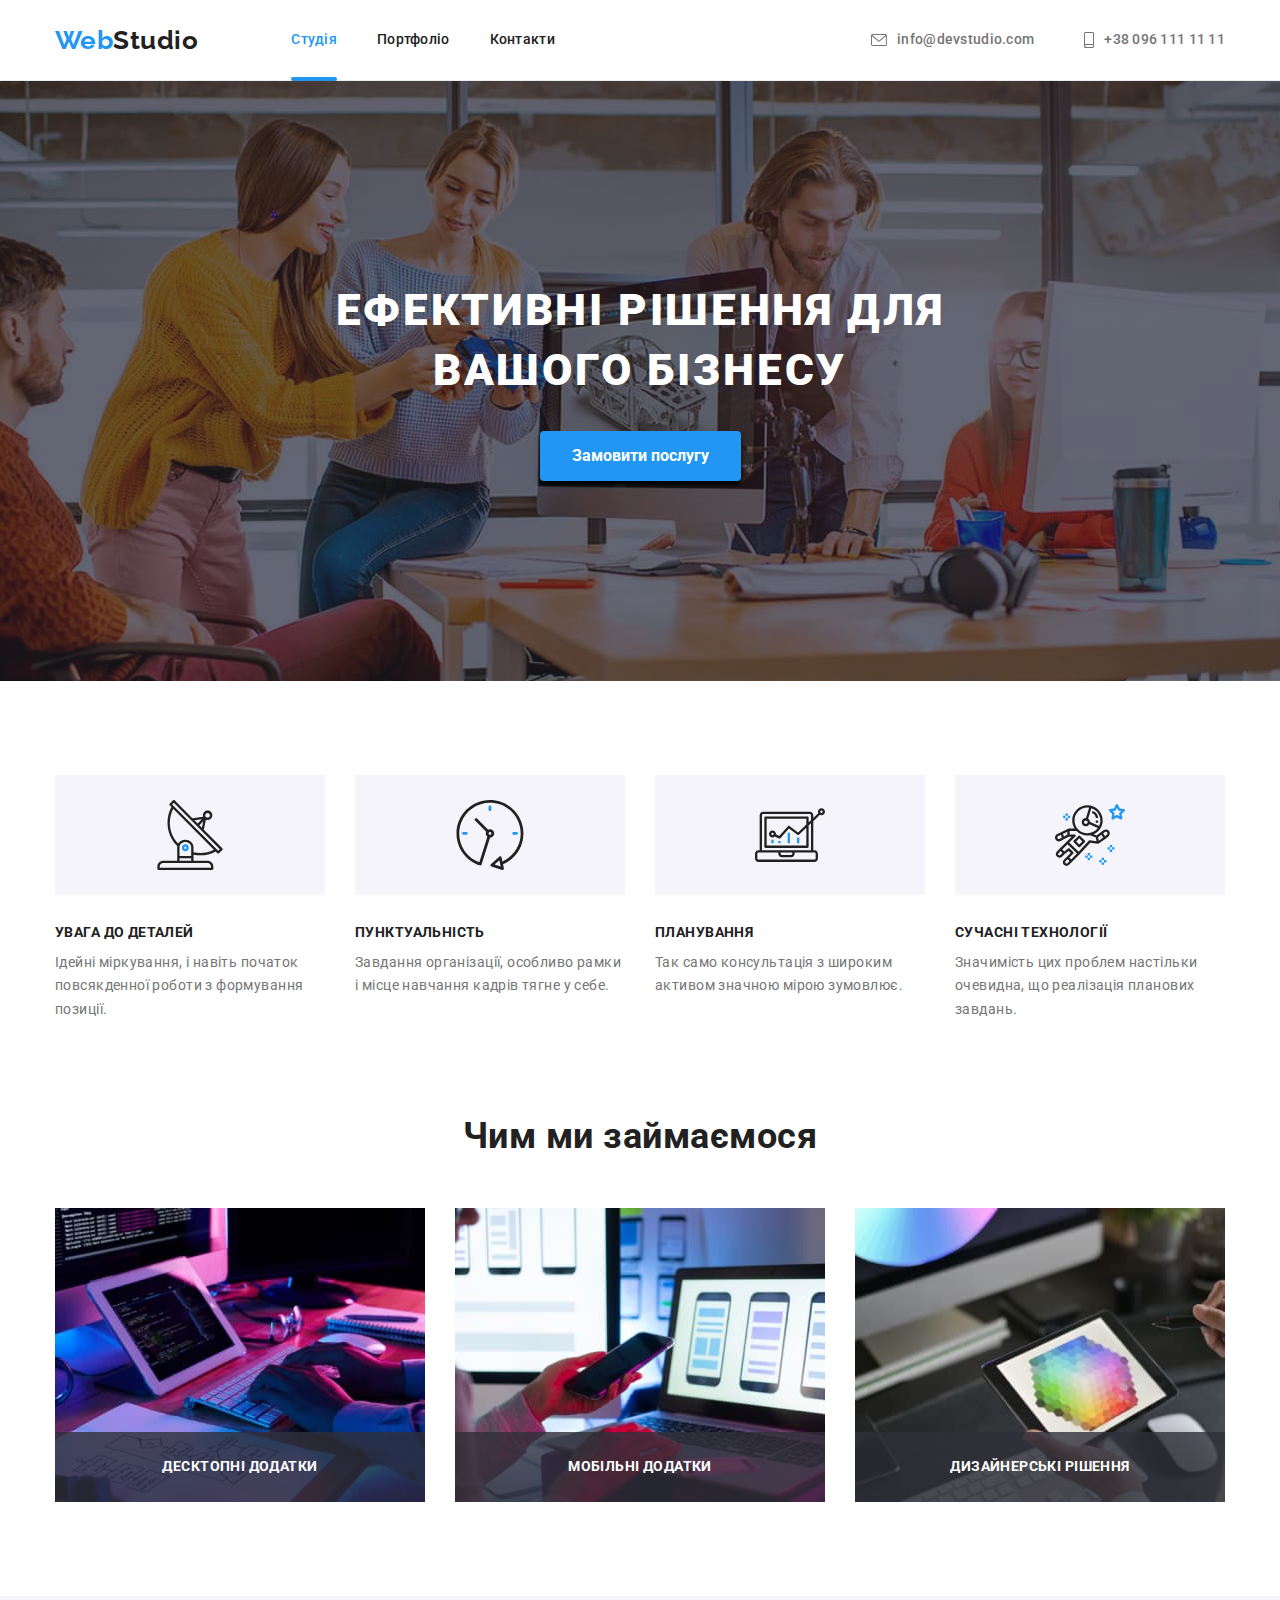
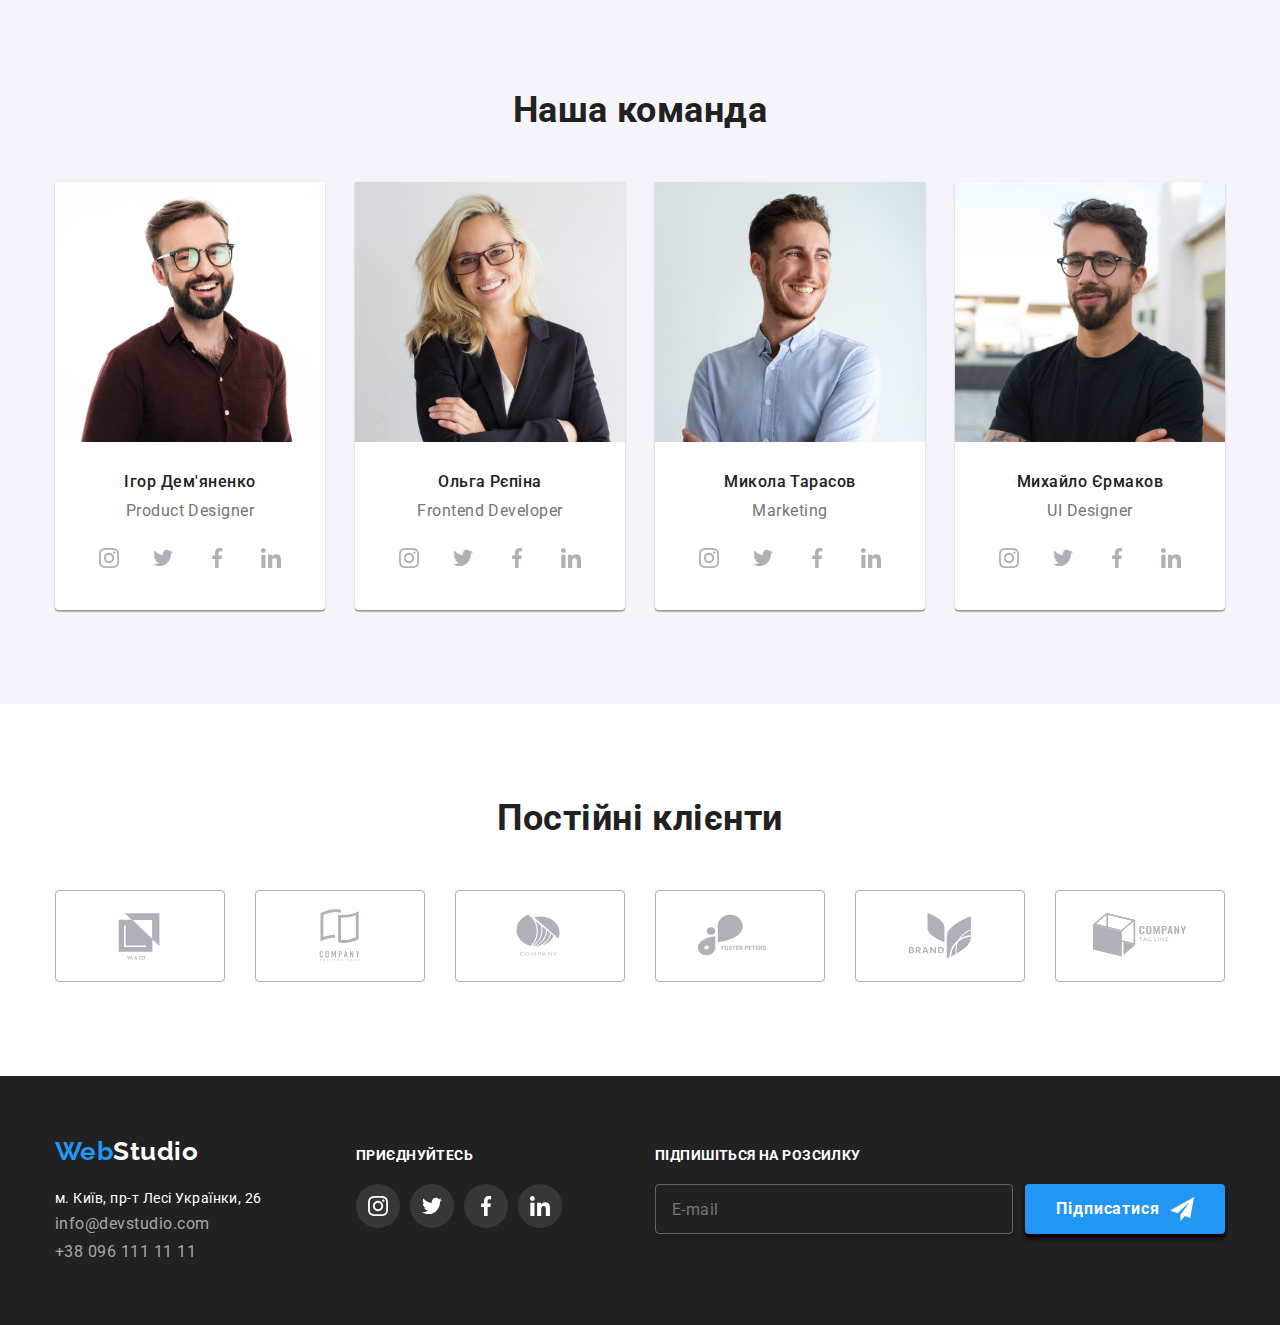
<file: index.html>
<!DOCTYPE html>
<html lang="uk">
  <head>
    <meta charset="UTF-8" />
    <meta name="WebStudio" content="width=device-width, initial-scale=1.0" />
    <title>WebStudio</title>
    <link rel="preconnect" href="https://fonts.googleapis.com" />
    <link rel="preconnect" href="https://fonts.gstatic.com" crossorigin />
    <link
      href="https://fonts.googleapis.com/css2?family=Raleway:wght@700&family=Roboto:wght@400;500;700;900&display=swap"
      rel="stylesheet"
    />
    <link
      rel="stylesheet"
      href="https://cdnjs.cloudflare.com/ajax/libs/modern-normalize/1.1.0/modern-normalize.css"
    />
    <link rel="stylesheet" href="./css/main.min.css" />

    <!-- <link rel="stylesheet" href="./styles.css/styles.css"> -->
  </head>
  <body class="body">
    <!-- Верхня лінія -->

    <header class="header">
      <div class="container header__container">
        <nav class="nav">
          <a class="logo" href="index.html"
            >Web<span class="logo__item">Studio</span>
          </a>
          <ul class="nav-list">
            <li class="nav-list__item">
              <a class="current nav-list__link" href="">Студія</a>
            </li>
            <li class="nav-list__item">
              <a class="nav-list__link" href="./portfolio.html">Портфоліо</a>
            </li>
            <li class="nav-list__item">
              <a class="nav-list__link" href="">Контакти</a>
            </li>
          </ul>
        </nav>
        <ul class="header-contacts list">
          <li class="header-contacts__item">
            <a class="header-contacts__link" href="mailto:info@devstudio.com"
              ><svg class="header-contacts__icon" width="16" height="12">
                <use href="./images/symbol-defs.svg#icon-envelope"></use>
              </svg>
              info@devstudio.com</a
            >
          </li>
          <li class="header-contacts__item .header-contacts__item--left">
            <a class="header-contacts__link" href="tel:+380961111111"
              ><svg class="header-contacts__icon" width="10" height="16">
                <use href="./images/symbol-defs.svg#icon-smartphone"></use>
              </svg>
              +38 096 111 11 11</a
            >
          </li>
        </ul>
      </div>
    </header>

    <!-- Герой -->
    <main>
      <section class="hero hero__bcg">
        <div class="container">
          <h1 class="hero__text">Ефективні рішення для вашого бізнесу</h1>
          <button class="button" type="button" data-modal-open>
            Замовити послугу
          </button>
        </div>
      </section>

      <!-- Переваги -->

      <section class="section">
        <div class="container">
          <h2 class="visuality-hidden">Наші переваги</h2>
          <ul class="list benefits">
            <li class="benefits__item benefits__item--left">
              <div class="benefits__bcg">
                <svg class="benefits__icon" width="70" height="70">
                  <use
                    class="icon"
                    href="./images/symbol-defs.svg#icon-antenna111"
                  ></use>
                </svg>
              </div>
              <h3 class="benefits__title">УВАГА ДО ДЕТАЛЕЙ</h3>
              <p class="benefits__text">
                Ідейні міркування, і навіть початок повсякденної роботи з
                формування позиції.
              </p>
            </li>

            <li class="benefits__item">
              <div class="benefits__bcg">
                <svg class="benefits__icon" width="70" height="70">
                  <use
                    class="icon"
                    href="./images/symbol-defs.svg#icon-clock11"
                  ></use>
                </svg>
              </div>
              <h3 class="benefits__title">ПУНКТУАЛЬНІСТЬ</h3>
              <p class="benefits__text">
                Завдання організації, особливо рамки і місце навчання кадрів
                тягне у себе.
              </p>
            </li>

            <li class="benefits__item">
              <div class="benefits__bcg">
                <svg class="benefits__icon" width="70" height="70">
                  <use
                    class="icon"
                    href="./images/symbol-defs.svg#icon-diagram11"
                  ></use>
                </svg>
              </div>
              <h3 class="benefits__title">ПЛАНУВАННЯ</h3>
              <p class="benefits__text">
                Так само консультація з широким активом значною мірою зумовлює.
              </p>
            </li>

            <li class="benefits__item">
              <div class="benefits__bcg">
                <svg class="benefits__icon" width="70" height="70">
                  <use
                    class="icon"
                    href="./images/symbol-defs.svg#icon-astronaut11"
                  ></use>
                </svg>
              </div>
              <h3 class="benefits__title">СУЧАСНІ ТЕХНОЛОГІЇ</h3>
              <p class="benefits__text">
                Значимість цих проблем настільки очевидна, що реалізація
                планових завдань.
              </p>
            </li>
          </ul>
        </div>
      </section>

      <!-- /ЧИМ МИ ЗАЙМАЄМОСЯ/ -->

      <section class="section section--raised">
        <div class="container">
          <h2 class="section__title">Чим ми займаємося</h2>

          <ul class="directions list">
            <li class="directions__item directions__item--first">
              <img
                class="image"
                width="370"
                height="294"
                src="./images/box1.jpg"
                alt="coding"
              />
              <div class="directions__thumb">
                <p class="directions__text">десктопні додатки</p>
              </div>
            </li>
            <li class="directions__item">
              <img
                class="image"
                width="370"
                height="294"
                src="./images/box2.jpg"
                alt="Design"
              />
              <div class="directions__thumb">
                <p class="directions__text">мобільні додатки</p>
              </div>
            </li>
            <li class="directions__item">
              <img
                class="image"
                width="370"
                height="294"
                src="./images/box3.jpg"
                alt="colorize"
              />
              <div class="directions__thumb">
                <p class="directions__text">дизайнерські рішення</p>
              </div>
            </li>
          </ul>
        </div>
      </section>

      <!-- Наша команда -->
      <section class="section section--grey">
        <div class="container">
          <h2 class="section__title">Наша команда</h2>

          <ul class="team list">
            <li class="team__card team__card--left">
              <img
                class="team__photo"
                width="270"
                height="260"
                src="./images/ihordemianenko.jpg"
                alt="Ihor Demianenko"
              />
              <h3 class="team__name">Ігор Дем'яненко</h3>
              <p class="team__position">Product Designer</p>

              <ul class="social__list">
                <li class="social__item">
                  <a
                    class="social__link"
                    href="https://www.instagram.com/"
                    aria-label="інстаграм"
                    target="_blank"
                    rel="noreferrer noopener"
                    ><svg class="social__icon" width="44" height="44">
                      <use
                        href="./images/symbol-defs.svg#icon-instawhite"
                      ></use></svg
                  ></a>
                </li>
                <li class="social__item">
                  <a
                    class="social__link"
                    href="https://twitter.com/?lang=ru"
                    aria-label="твітер"
                    target="_blank"
                    rel="noreferrer noopener"
                    ><svg class="social__icon" width="44" height="44">
                      <use
                        href="./images/symbol-defs.svg#icon-twitwhite"
                      ></use></svg
                  ></a>
                </li>
                <li class="social__item">
                  <a
                    class="social__link"
                    href="https://uk-ua.facebook.com/"
                    aria-label="фейсбук"
                    target="_blank"
                    rel="noreferrer noopener"
                    ><svg class="social__icon" width="44" height="44">
                      <use
                        href="./images/symbol-defs.svg#icon-facebookwhite"
                      ></use></svg
                  ></a>
                </li>
                <li class="social__item">
                  <a
                    class="social__link"
                    href="https://ua.linkedin.com/"
                    aria-label="лінкедін"
                    target="_blank"
                    rel="noreferrer noopener"
                    ><svg class="social__icon" width="44" height="44">
                      <use
                        href="./images/symbol-defs.svg#icon-linkidinwhite"
                      ></use></svg
                  ></a>
                </li>
              </ul>
            </li>
            <li class="team__card">
              <img
                class="team__photo"
                width="270"
                height="260"
                src="./images/olgarepina.jpg"
                alt="Olga Repina"
              />
              <h3 class="team__name">Ольга Рєпіна</h3>
              <p class="team__position">Frontend Developer</p>

              <ul class="social__list">
                <li class="social__item">
                  <a
                    class="social__link"
                    href="https://www.instagram.com/"
                    aria-label="інстаграм"
                    target="_blank"
                    rel="noreferrer noopener"
                    ><svg class="social__icon" width="44" height="44">
                      <use
                        href="./images/symbol-defs.svg#icon-instawhite"
                      ></use></svg
                  ></a>
                </li>
                <li class="social__item">
                  <a
                    class="social__link"
                    href="https://twitter.com/?lang=ru"
                    aria-label="твітер"
                    target="_blank"
                    rel="noreferrer noopener"
                    ><svg class="social__icon" width="44" height="44">
                      <use
                        href="./images/symbol-defs.svg#icon-twitwhite"
                      ></use></svg
                  ></a>
                </li>
                <li class="social__item">
                  <a
                    class="social__link"
                    href="https://uk-ua.facebook.com/"
                    aria-label="фейсбук"
                    target="_blank"
                    rel="noreferrer noopener"
                    ><svg class="social__icon" width="44" height="44">
                      <use
                        href="./images/symbol-defs.svg#icon-facebookwhite"
                      ></use></svg
                  ></a>
                </li>
                <li class="social__item">
                  <a
                    class="social__link"
                    href="https://ua.linkedin.com/"
                    aria-label="лінкедін"
                    target="_blank"
                    rel="noreferrer noopener"
                    ><svg class="social__icon" width="44" height="44">
                      <use
                        href="./images/symbol-defs.svg#icon-linkidinwhite"
                      ></use></svg
                  ></a>
                </li>
              </ul>
            </li>
            <li class="team__card">
              <img
                class="team__photo"
                width="270"
                height="260"
                src="./images/mykolatarasov.jpg"
                alt="Mykola Tarasov"
              />
              <h3 class="team__name">Микола Тарасов</h3>
              <p class="team__position">Marketing</p>

              <ul class="social__list">
                <li class="social__item">
                  <a
                    class="social__link"
                    href="https://www.instagram.com/"
                    aria-label="інстаграм"
                    target="_blank"
                    rel="noreferrer noopener"
                    ><svg class="social__icon" width="44" height="44">
                      <use
                        href="./images/symbol-defs.svg#icon-instawhite"
                      ></use></svg
                  ></a>
                </li>
                <li class="social__item">
                  <a
                    class="social__link"
                    href="https://twitter.com/?lang=ru"
                    aria-label="твітер"
                    target="_blank"
                    rel="noreferrer noopener"
                    ><svg class="social__icon" width="44" height="44">
                      <use
                        href="./images/symbol-defs.svg#icon-twitwhite"
                      ></use></svg
                  ></a>
                </li>
                <li class="social__item">
                  <a
                    class="social__link"
                    href="https://uk-ua.facebook.com/"
                    aria-label="фейсбук"
                    target="_blank"
                    rel="noreferrer noopener"
                    ><svg class="social__icon" width="44" height="44">
                      <use
                        href="./images/symbol-defs.svg#icon-facebookwhite"
                      ></use></svg
                  ></a>
                </li>
                <li class="social__item">
                  <a
                    class="social__link"
                    href="https://ua.linkedin.com/"
                    aria-label="лінкедін"
                    target="_blank"
                    rel="noreferrer noopener"
                    ><svg class="social__icon" width="44" height="44">
                      <use
                        href="./images/symbol-defs.svg#icon-linkidinwhite"
                      ></use></svg
                  ></a>
                </li>
              </ul>
            </li>
            <li class="team__card">
              <img
                class="team__photo"
                width="270"
                height="260"
                src="./images/myhayloermakov.jpg"
                alt="Myhailo Ermakov"
              />
              <h3 class="team__name">Михайло Єрмаков</h3>
              <p class="team__position">UI Designer</p>

              <ul class="social__list">
                <li class="social__item">
                  <a
                    class="social__link"
                    href="https://www.instagram.com/"
                    aria-label="інстаграм"
                    target="_blank"
                    rel="noreferrer noopener"
                    ><svg class="social__icon" width="44" height="44">
                      <use
                        href="./images/symbol-defs.svg#icon-instawhite"
                      ></use></svg
                  ></a>
                </li>
                <li class="social__item">
                  <a
                    class="social__link"
                    href="https://twitter.com/?lang=ru"
                    aria-label="твітер"
                    target="_blank"
                    rel="noreferrer noopener"
                    ><svg class="social__icon" width="44" height="44">
                      <use
                        href="./images/symbol-defs.svg#icon-twitwhite"
                      ></use></svg
                  ></a>
                </li>
                <li class="social__item">
                  <a
                    class="social__link"
                    href="https://uk-ua.facebook.com/"
                    aria-label="фейсбук"
                    target="_blank"
                    rel="noreferrer noopener"
                    ><svg class="social__icon" width="44" height="44">
                      <use
                        href="./images/symbol-defs.svg#icon-facebookwhite"
                      ></use></svg
                  ></a>
                </li>
                <li class="social__item">
                  <a
                    class="social__link"
                    href="https://ua.linkedin.com/"
                    aria-label="лінкедін"
                    target="_blank"
                    rel="noreferrer noopener"
                    ><svg class="social__icon" width="44" height="44">
                      <use
                        href="./images/symbol-defs.svg#icon-linkidinwhite"
                      ></use></svg
                  ></a>
                </li>
              </ul>
            </li>
          </ul>
        </div>
      </section>
      <section class="section">
        <div class="container">
          <h2 class="section__title">Постійні клієнти</h2>

          <ul class="client list">
            <li class="client-item">
              <a class="client-link" href="">
                <svg class="client-svg" width="106" height="60">
                  <use href="./images/symbol-defs.svg#icon-Logo6"></use>
                </svg>
              </a>
            </li>

            <li class="client-item">
              <a class="client-link" href="">
                <svg class="client-svg" width="106" height="60">
                  <use href="./images/symbol-defs.svg#icon-Logo5"></use>
                </svg>
              </a>
            </li>

            <li class="client-item">
              <a class="client-link" href="">
                <svg class="client-svg" width="106" height="60">
                  <use href="./images/symbol-defs.svg#icon-Logo4"></use>
                </svg>
              </a>
            </li>

            <li class="client-item">
              <a class="client-link" href="">
                <svg class="client-svg" width="106" height="60">
                  <use href="./images/symbol-defs.svg#icon-Logo3"></use>
                </svg>
              </a>
            </li>

            <li class="client-item">
              <a class="client-link" href="">
                <svg class="client-svg" width="106" height="60">
                  <use href="./images/symbol-defs.svg#icon-Logo2"></use>
                </svg>
              </a>
            </li>

            <li class="client-item">
              <a class="client-link" href="">
                <svg class="client-svg" width="106" height="60">
                  <use href="./images/symbol-defs.svg#icon-Logo1"></use>
                </svg>
              </a>
            </li>
          </ul>
        </div>
      </section>
    </main>

    <!-- Футер -->
    <footer class="footer">
      <div class="container footer-box">
        <!-- Лого футер -->
        <div class="box-contact">
          <a class="logo-web-footer" href=""
            >Web<span class="logo-studio-footer">Studio</span>
          </a>

          <!-- Контакти -->

          <address>
            <ul class="footer-contacts list">
              <li>
                <a class="contact-footer-town" href=""
                  >м. Київ, пр-т Лесі Українки, 26</a
                >
              </li>
              <li>
                <a class="contact-footer" href="mailto:info@devstudio.com"
                  >info@devstudio.com</a
                >
              </li>
              <li>
                <a class="contact-footer" href="tel:+380961111111">
                  +38 096 111 11 11</a
                >
              </li>
            </ul>
          </address>
        </div>

        <div class="footer-socials">
          <h3 class="footer-title">приєднуйтесь</h3>
          <ul class="social-block-ftr">
            <li class="social-item-ftr">
              <a
                class="social-link-ftr"
                href="https://www.instagram.com/"
                aria-label="інстаграм"
                rel="noreferrer noopener"
                ><svg class="social-icon-ftr" width="44" height="44">
                  <use
                    href="./images/symbol-defs.svg#icon-instawhite"
                  ></use></svg
              ></a>
            </li>
            <li class="social-item-ftr">
              <a
                class="social-link-ftr"
                href="https://twitter.com/?lang=ru"
                aria-label="твітер"
                target="_blank"
                rel="noreferrer noopener"
                ><svg class="social-icon-ftr" width="44" height="44">
                  <use
                    href="./images/symbol-defs.svg#icon-twitwhite"
                  ></use></svg
              ></a>
            </li>
            <li class="social-item-ftr">
              <a
                class="social-link-ftr"
                href="https://uk-ua.facebook.com/"
                aria-label="фейсбук"
                target="_blank"
                rel="noreferrer noopener"
                ><svg class="social-icon-ftr" width="44" height="44">
                  <use
                    href="./images/symbol-defs.svg#icon-facebookwhite"
                  ></use></svg
              ></a>
            </li>
            <li class="social-item-ftr">
              <a
                class="social-link-ftr"
                href="https://ua.linkedin.com/"
                aria-label="лінкедін"
                target="_blank"
                rel="noreferrer noopener"
                ><svg class="social-icon-ftr" width="44" height="44">
                  <use
                    href="./images/symbol-defs.svg#icon-linkidinwhite"
                  ></use></svg
              ></a>
            </li>
          </ul>
        </div>

        <form class="footer__form">
          <strong class="strong">Підпишіться на розсилку</strong>
          <div class="send-form">
            <label class="label-form"
              ><input
                name="subscribe"
                class="footer-input"
                type="text"
                placeholder="E-mail"
            /></label>
            <button class="button-footer" type="submit">
              Підписатися<svg class="iconsend" width="24" height="24">
                <use href="./images/symbol-defs.svg#icon-iconsend"></use>
              </svg>
            </button>
          </div>
        </form>
      </div>
    </footer>

    <div class="backdrop is-hidden" data-modal>
      <div class="modal">
        <strong class="modal-title"
          >Залиште свої дані, ми вам передзвонимо</strong
        >
        <button type="button" class="modal-button" data-modal-close>
          <svg class="modal-close" width="16" height="15">
            <use href="./images/symbol-defs.svg#icon-close1"></use>
          </svg>
        </button>
        <form class="modal-form">
          <label class="modal-label">
            <span class="modal-name">Ім'я </span>
            <svg class="modal-icon1" width="18" height="18">
              <use href="./images/symbol-defs.svg#icon-person-black"></use>
            </svg>
            <input name="name" class="label-input" type="text" />
          </label>
          <label class="modal-label"
            ><span class="modal-name">Телефон</span
            ><svg class="modal-icon1" width="18" height="18">
              <use href="./images/symbol-defs.svg#icon-phone-black"></use></svg
            ><input name="phone number" class="label-input" type="tel"
          /></label>

          <label class="modal-label"
            ><span class="modal-name">Пошта</span
            ><svg class="modal-icon1" width="18" height="18">
              <use href="./images/symbol-defs.svg#icon-email-black"></use></svg
            ><input name="e-mail" class="label-input" type="email"
          /></label>

          <label class="modal-label"
            ><span class="modal-name">Коментар</span
            ><textarea
              class="textarea"
              rows="6"
              placeholder="Введіть текст"
            ></textarea>
          </label>

          <div class="checkbox-thumb">
            <label class="modal-label-check"
              ><input
                name="confirm"
                class="modal-checkbox visuality-hidden"
                type="checkbox"
              />
              <span class="checkbox-wrapper">
                <svg class="wrapper-icon" width="15" height="13">
                  <use href="./images/symbol-defs.svg#icon-iconcheck"></use>
                </svg>
              </span>
              <span class="name-checkbox"
                >Погоджуюся з розсилкою та приймаю</span
              >
              <a class="modal-link" href="">Умови договору</a></label
            >
          </div>

          <button class="modal-btn-submit" type="submit">Відправити</button>
        </form>
      </div>
    </div>
    <script src="./js/modal.js"></script>
  </body>
</html>
</file>
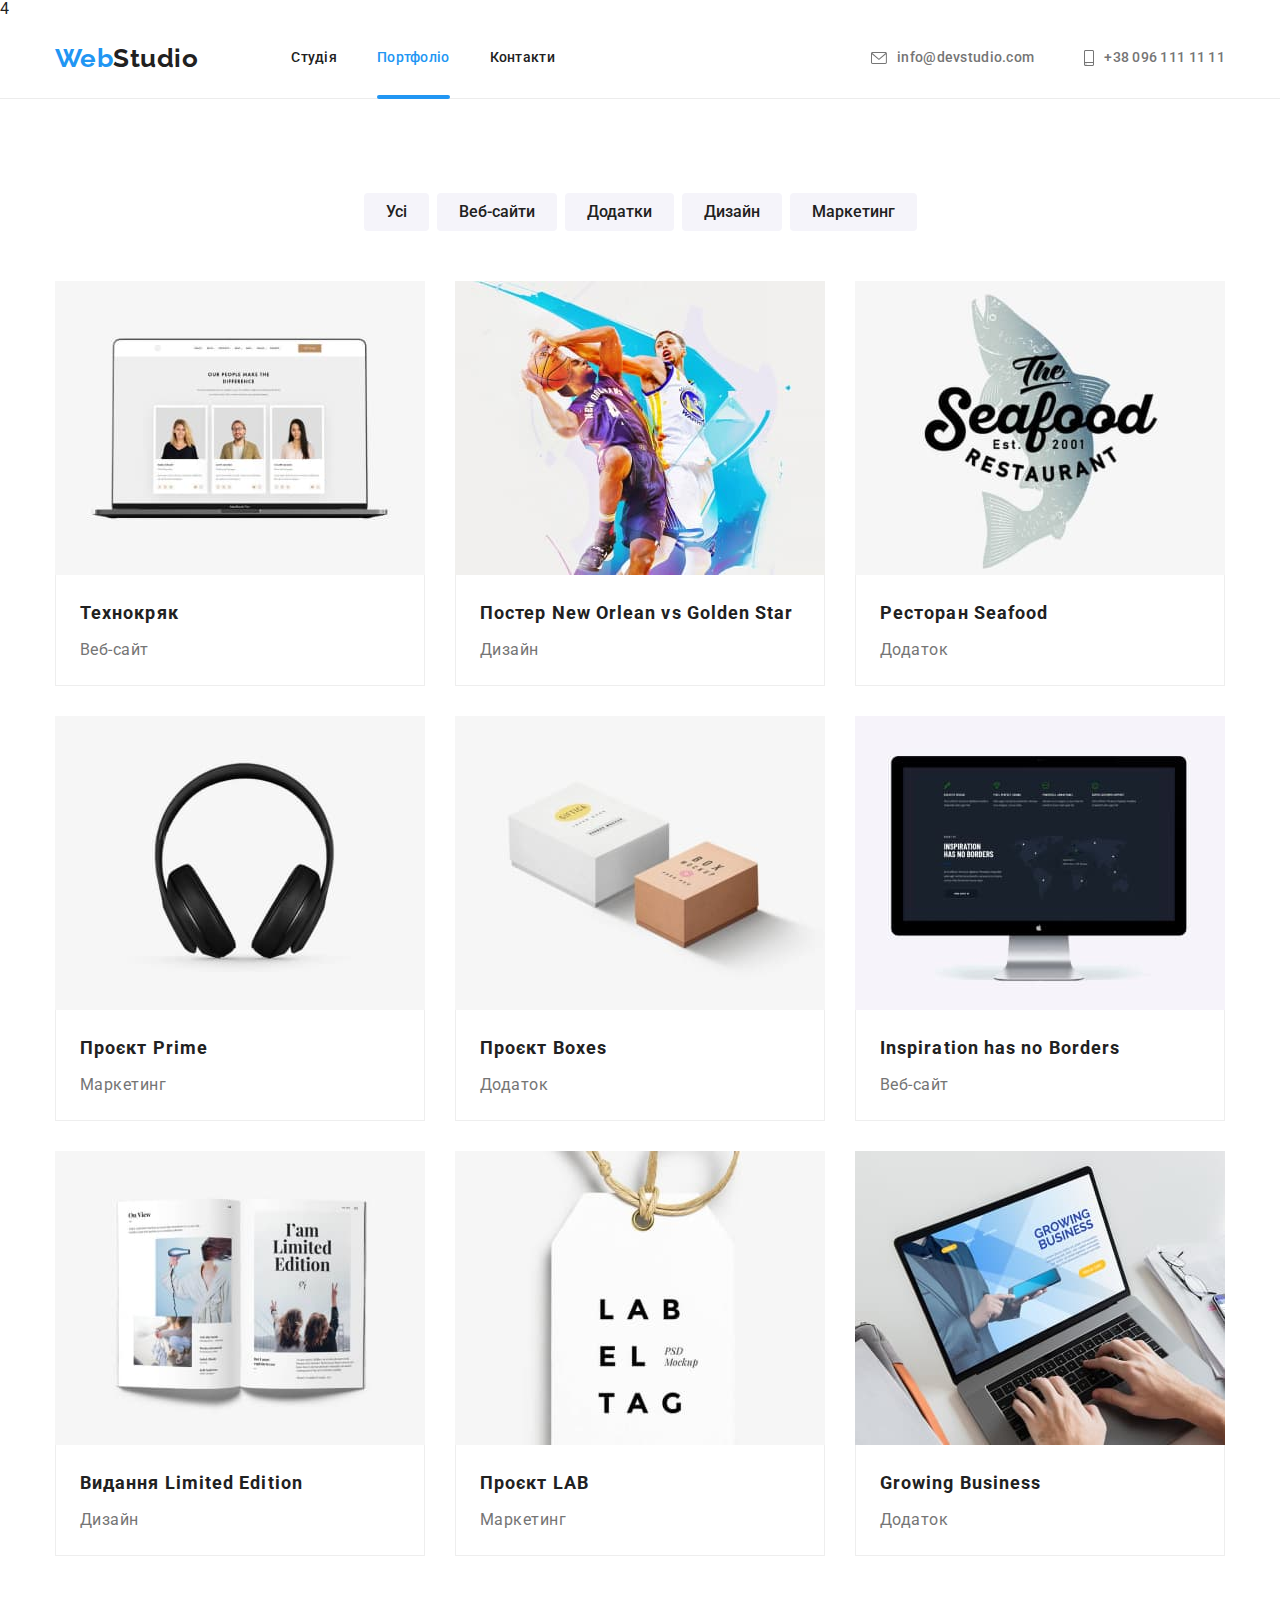
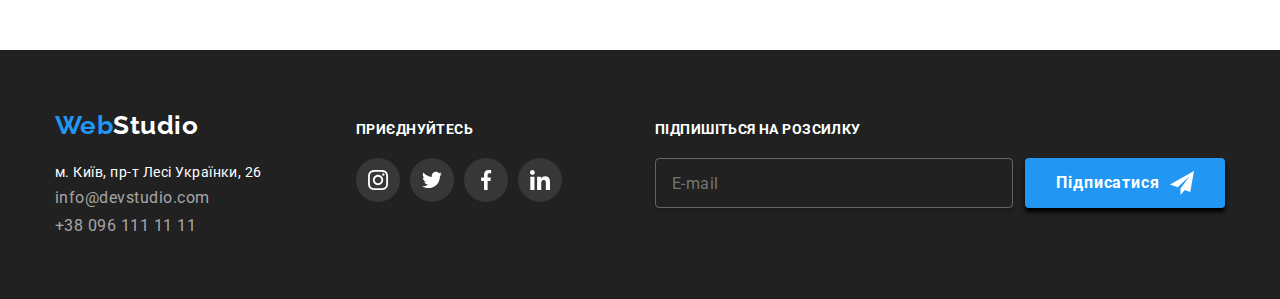
<file: portfolio.html>
<!DOCTYPE html>
<html lang="uk">
  <head>
    <meta charset="UTF-8" />
    <meta name="WebStudio" content="width=device-width, initial-scale=1.0" />
    <title>WebStudio</title>
    <link rel="preconnect" href="https://fonts.googleapis.com" />
    <link rel="preconnect" href="https://fonts.gstatic.com" crossorigin />
    <link
      href="https://fonts.googleapis.com/css2?family=Raleway:wght@700&family=Roboto:wght@400;500;700;900&display=swap"
      rel="stylesheet"
    />
    <link
      rel="stylesheet"
      href="https://cdnjs.cloudflare.com/ajax/libs/modern-normalize/1.1.0/modern-normalize.css"
    />
    <link rel="stylesheet" href="./css/main.min.css" />

    <!-- <link rel="stylesheet" href="styles.css/styles.css" /> -->
    4
  </head>
  <body class="body">
    <!-- Верхня лінія -->
    <header class="header">
      <div class="container header__container">
        <nav class="nav">
          <a class="logo" href="index.html"
            >Web<span class="logo__item">Studio</span>
          </a>
          <ul class="nav-list">
            <li class="nav-list__item">
              <a class="nav-list__link" href="index.html">Студія</a>
            </li>
            <li class="nav-list__item">
              <a class="current nav-list__link" href="./portfolio.html"
                >Портфоліо</a
              >
            </li>
            <li class="nav-list__item">
              <a class="nav-list__link" href="">Контакти</a>
            </li>
          </ul>
        </nav>
        <ul class="header-contacts list">
          <li class="header-contacts__item">
            <a class="header-contacts__link" href="mailto:info@devstudio.com"
              ><svg class="header-contacts__icon" width="16" height="12">
                <use href="./images/symbol-defs.svg#icon-envelope"></use>
              </svg>
              info@devstudio.com</a
            >
          </li>
          <li class="header-contacts__item .header-contacts__item--left">
            <a class="header-contacts__link" href="tel:+380961111111"
              ><svg class="header-contacts__icon" width="10" height="16">
                <use href="./images/symbol-defs.svg#icon-smartphone"></use>
              </svg>
              +38 096 111 11 11</a
            >
          </li>
        </ul>
      </div>
    </header>

    <!-- головна -->
    <main>
      <h1 class="visuality-hidden">Кейси</h1>
      <section class="section portfolio-title">
        <!-- buttons nav -->
        <div class="container cases-block">
          <ul class="portfolio-buttons list">
            <li>
              <button type="button" class="button-secondary">Усі</button>
            </li>
            <li>
              <button type="button" class="button-secondary">Веб-сайти</button>
            </li>
            <li>
              <button type="button" class="button-secondary">Додатки</button>
            </li>
            <li>
              <button type="button" class="button-secondary">Дизайн</button>
            </li>
            <li>
              <button type="button" class="button-secondary">Маркетинг</button>
            </li>
          </ul>

          <!--Кейси -->

          <ul class="case list">
            <li class="case-element">
              <a class="case-link" href="">
                <div class="case-thumb">
                  <img
                    class="image"
                    src="./images/site1.jpg"
                    width="370"
                    alt="notebook"
                  />
                  <div class="overlay">
                    <p class="thumb-text">
                      Ресурс пропонує комплексні пропозиції з різним рівнем
                      функціоналу та сервісів. Все це дозволить відвідувачу
                      отримати вичерпні відомості про компанію чи приватну
                      особу.
                    </p>
                  </div>
                </div>
                <div class="discr-outline">
                  <h2 class="case-name">Технокряк</h2>
                  <p class="case-discr">Веб-сайт</p>
                </div>
              </a>
            </li>
            <li class="case-element">
              <a class="case-link" href="">
                <div class="case-thumb">
                  <img
                    class="image"
                    src="./images/site2.jpg"
                    width="370"
                    alt="notebook"
                  />
                  <div class="overlay">
                    <p class="thumb-text">
                      Ресурс пропонує комплексні пропозиції з різним рівнем
                      функціоналу та сервісів. Все це дозволить відвідувачу
                      отримати вичерпні відомості про компанію чи приватну
                      особу.
                    </p>
                  </div>
                </div>
                <div class="discr-outline">
                  <h2 class="case-name">Постер New Orlean vs Golden Star</h2>
                  <p class="case-discr">Дизайн</p>
                </div></a
              >
            </li>
            <li class="case-element">
              <a class="case-link" href="">
                <div class="case-thumb">
                  <img
                    class="image"
                    src="./images/site3.jpg"
                    width="370"
                    alt="notebook"
                  />
                  <div class="overlay">
                    <p class="thumb-text">
                      Ресурс пропонує комплексні пропозиції з різним рівнем
                      функціоналу та сервісів. Все це дозволить відвідувачу
                      отримати вичерпні відомості про компанію чи приватну
                      особу.
                    </p>
                  </div>
                </div>
                <div class="discr-outline">
                  <h2 class="case-name">Ресторан Seafood</h2>
                  <p class="case-discr">Додаток</p>
                </div></a
              >
            </li>
            <li class="case-element">
              <a class="case-link" href="">
                <div class="case-thumb">
                  <img
                    class="image"
                    src="./images/site4.jpg"
                    width="370"
                    alt="notebook"
                  />
                  <div class="overlay">
                    <p class="thumb-text">
                      Ресурс пропонує комплексні пропозиції з різним рівнем
                      функціоналу та сервісів. Все це дозволить відвідувачу
                      отримати вичерпні відомості про компанію чи приватну
                      особу.
                    </p>
                  </div>
                </div>
                <div class="discr-outline">
                  <h2 class="case-name">Проєкт Prime</h2>
                  <p class="case-discr">Маркетинг</p>
                </div>
              </a>
            </li>
            <li class="case-element">
              <a class="case-link" href="">
                <div class="case-thumb">
                  <img
                    class="image"
                    src="./images/site5.jpg"
                    width="370"
                    alt="notebook"
                  />
                  <div class="overlay">
                    <p class="thumb-text">
                      Ресурс пропонує комплексні пропозиції з різним рівнем
                      функціоналу та сервісів. Все це дозволить відвідувачу
                      отримати вичерпні відомості про компанію чи приватну
                      особу.
                    </p>
                  </div>
                </div>
                <div class="discr-outline">
                  <h2 class="case-name">Проєкт Boxes</h2>
                  <p class="case-discr">Додаток</p>
                </div></a
              >
            </li>
            <li class="case-element">
              <a class="case-link" href="">
                <div class="case-thumb">
                  <img
                    class="image"
                    src="./images/site6.jpg"
                    width="370"
                    alt="notebook"
                  />
                  <div class="overlay">
                    <p class="thumb-text">
                      Ресурс пропонує комплексні пропозиції з різним рівнем
                      функціоналу та сервісів. Все це дозволить відвідувачу
                      отримати вичерпні відомості про компанію чи приватну
                      особу.
                    </p>
                  </div>
                </div>
                <div class="discr-outline">
                  <h2 class="case-name">Inspiration has no Borders</h2>
                  <p class="case-discr">Веб-сайт</p>
                </div></a
              >
            </li>
            <li class="case-element">
              <a class="case-link" href="">
                <div class="case-thumb">
                  <img
                    class="image"
                    src="./images/site7.jpg"
                    width="370"
                    alt="notebook"
                  />
                  <div class="overlay">
                    <p class="thumb-text">
                      Ресурс пропонує комплексні пропозиції з різним рівнем
                      функціоналу та сервісів. Все це дозволить відвідувачу
                      отримати вичерпні відомості про компанію чи приватну
                      особу.
                    </p>
                  </div>
                </div>
                <div class="discr-outline">
                  <h2 class="case-name">Видання Limited Edition</h2>
                  <p class="case-discr">Дизайн</p>
                </div></a
              >
            </li>
            <li class="case-element">
              <a class="case-link" href="">
                <div class="case-thumb">
                  <img
                    class="image"
                    src="./images/site8.jpg"
                    width="370"
                    alt="notebook"
                  />
                  <div class="overlay">
                    <p class="thumb-text">
                      Ресурс пропонує комплексні пропозиції з різним рівнем
                      функціоналу та сервісів. Все це дозволить відвідувачу
                      отримати вичерпні відомості про компанію чи приватну
                      особу.
                    </p>
                  </div>
                </div>
                <div class="discr-outline">
                  <h2 class="case-name">Проєкт LAB</h2>
                  <p class="case-discr">Маркетинг</p>
                </div></a
              >
            </li>
            <li class="case-element">
              <a class="case-link" href="">
                <div class="case-thumb">
                  <img
                    class="image"
                    src="./images/site9.jpg"
                    width="370"
                    alt="notebook"
                  />
                  <div class="overlay">
                    <p class="thumb-text">
                      Ресурс пропонує комплексні пропозиції з різним рівнем
                      функціоналу та сервісів. Все це дозволить відвідувачу
                      отримати вичерпні відомості про компанію чи приватну
                      особу.
                    </p>
                  </div>
                </div>
                <div class="discr-outline">
                  <h2 class="case-name">Growing Business</h2>
                  <p class="case-discr">Додаток</p>
                </div>
              </a>
            </li>
          </ul>
        </div>
      </section>
    </main>

    <!--- Футер --->
    <footer class="footer">
      <div class="container footer-box">
        <!-- Лого футер -->
        <div class="box-contact">
          <a class="logo-web-footer" href=""
            >Web<span class="logo-studio-footer">Studio</span>
          </a>

          <!-- Контакти -->

          <address>
            <ul class="footer-contacts list">
              <li>
                <a class="contact-footer-town" href=""
                  >м. Київ, пр-т Лесі Українки, 26</a
                >
              </li>
              <li>
                <a class="contact-footer" href="mailto:info@devstudio.com"
                  >info@devstudio.com</a
                >
              </li>
              <li>
                <a class="contact-footer" href="tel:+380961111111">
                  +38 096 111 11 11</a
                >
              </li>
            </ul>
          </address>
        </div>

        <div class="footer-socials">
          <h3 class="footer-title">приєднуйтесь</h3>
          <ul class="social-block-ftr">
            <li class="social-item-ftr">
              <a
                class="social-link-ftr"
                href="https://www.instagram.com/"
                aria-label="інстаграм"
                rel="noreferrer noopener"
                ><svg class="social-icon-ftr" width="44" height="44">
                  <use
                    href="./images/symbol-defs.svg#icon-instawhite"
                  ></use></svg
              ></a>
            </li>
            <li class="social-item-ftr">
              <a
                class="social-link-ftr"
                href="https://twitter.com/?lang=ru"
                aria-label="твітер"
                target="_blank"
                rel="noreferrer noopener"
                ><svg class="social-icon-ftr" width="44" height="44">
                  <use
                    href="./images/symbol-defs.svg#icon-twitwhite"
                  ></use></svg
              ></a>
            </li>
            <li class="social-item-ftr">
              <a
                class="social-link-ftr"
                href="https://uk-ua.facebook.com/"
                aria-label="фейсбук"
                target="_blank"
                rel="noreferrer noopener"
                ><svg class="social-icon-ftr" width="44" height="44">
                  <use
                    href="./images/symbol-defs.svg#icon-facebookwhite"
                  ></use></svg
              ></a>
            </li>
            <li class="social-item-ftr">
              <a
                class="social-link-ftr"
                href="https://ua.linkedin.com/"
                aria-label="лінкедін"
                target="_blank"
                rel="noreferrer noopener"
                ><svg class="social-icon-ftr" width="44" height="44">
                  <use
                    href="./images/symbol-defs.svg#icon-linkidinwhite"
                  ></use></svg
              ></a>
            </li>
          </ul>
        </div>

        <form class="footer__form">
          <strong class="strong">Підпишіться на розсилку</strong>
          <div class="send-form">
            <label class="label-form"
              ><input
                name="subscribe"
                class="footer-input"
                type="text"
                placeholder="E-mail"
            /></label>
            <button class="button-footer" type="submit">
              Підписатися<svg class="iconsend" width="24" height="24">
                <use href="./images/symbol-defs.svg#icon-iconsend"></use>
              </svg>
            </button>
          </div>
        </form>
      </div>
    </footer>
  </body>
</html>
</file>
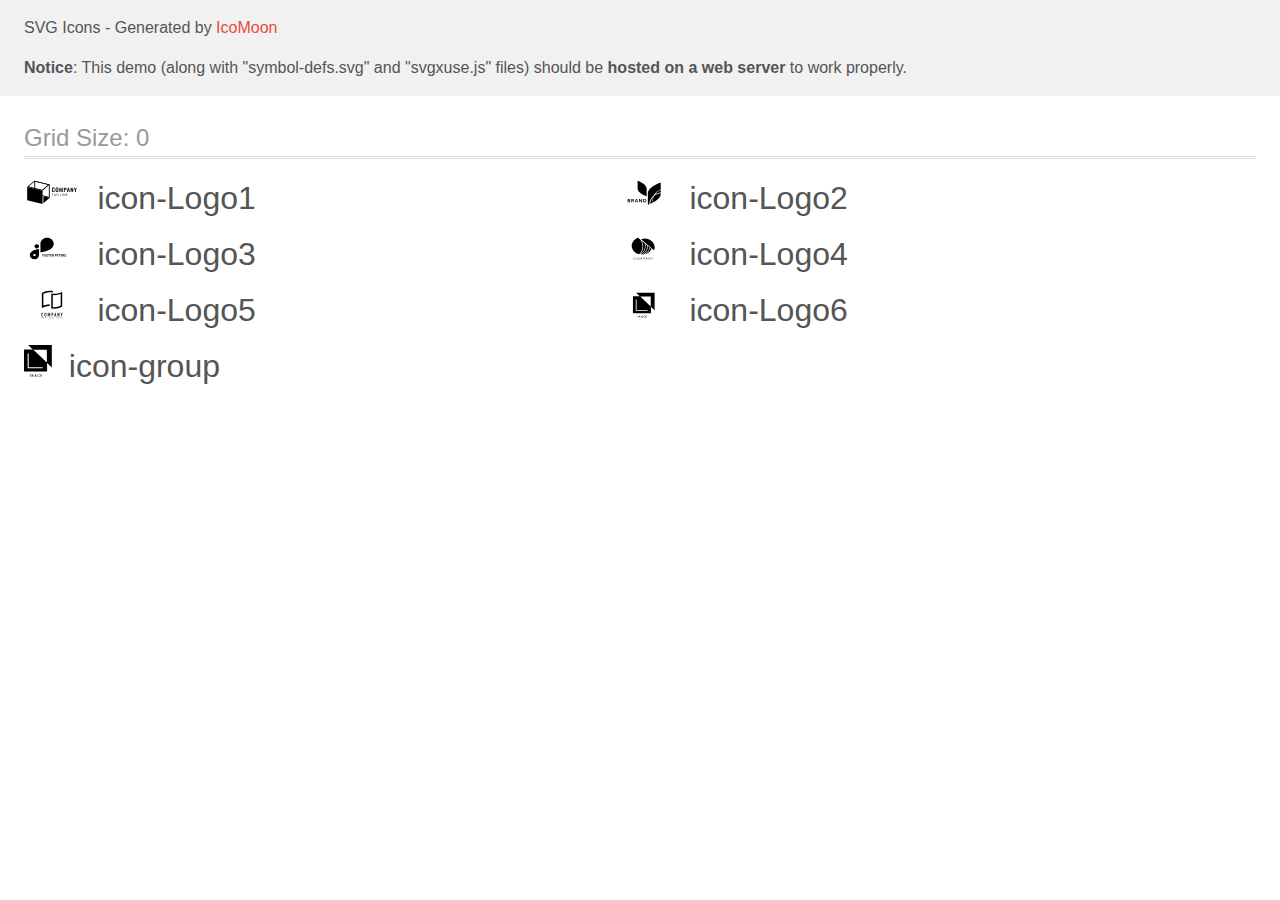
<file: images/demo-external-svg.html>
<!doctype html>
<html>
<head>
    <title>IcoMoon - SVG Icons</title>
    <meta charset="utf-8">
    <meta name="viewport" content="width=device-width, initial-scale=1">
    <link rel="stylesheet" href="demo-files/demo.css">
    <link rel="stylesheet" href="style.css">
</head>
<body>
<header class="bgc1 clearfix">
<div class="mhl">
    <p>SVG Icons - Generated by <a href="https://icomoon.io/app">IcoMoon</a></p><p><strong>Notice</strong>: This demo (along with "symbol-defs.svg" and "svgxuse.js" files) should be <b>hosted on a web server</b> to work properly.</p>
</div>
</header>
    <div class="clearfix mhl ptl">
        <h1 class="mvm mtn fgc1">Grid Size: 0</h1>
        <div class="glyph fs1">
            <div class="clearfix pbs">
                <svg class="icon icon-Logo1"><use xlink:href="symbol-defs.svg#icon-Logo1"></use></svg><span class="name"> icon-Logo1</span>
            </div>
        </div>
        <div class="glyph fs1">
            <div class="clearfix pbs">
                <svg class="icon icon-Logo2"><use xlink:href="symbol-defs.svg#icon-Logo2"></use></svg><span class="name"> icon-Logo2</span>
            </div>
        </div>
        <div class="glyph fs1">
            <div class="clearfix pbs">
                <svg class="icon icon-Logo3"><use xlink:href="symbol-defs.svg#icon-Logo3"></use></svg><span class="name"> icon-Logo3</span>
            </div>
        </div>
        <div class="glyph fs1">
            <div class="clearfix pbs">
                <svg class="icon icon-Logo4"><use xlink:href="symbol-defs.svg#icon-Logo4"></use></svg><span class="name"> icon-Logo4</span>
            </div>
        </div>
        <div class="glyph fs1">
            <div class="clearfix pbs">
                <svg class="icon icon-Logo5"><use xlink:href="symbol-defs.svg#icon-Logo5"></use></svg><span class="name"> icon-Logo5</span>
            </div>
        </div>
        <div class="glyph fs1">
            <div class="clearfix pbs">
                <svg class="icon icon-Logo6"><use xlink:href="symbol-defs.svg#icon-Logo6"></use></svg><span class="name"> icon-Logo6</span>
            </div>
        </div>
        <div class="glyph fs1">
            <div class="clearfix pbs">
                <svg class="icon icon-group"><use xlink:href="symbol-defs.svg#icon-group"></use></svg><span class="name"> icon-group</span>
            </div>
        </div>
  </div>
<script defer src="svgxuse.js"></script>
</body>
</html>
</file>
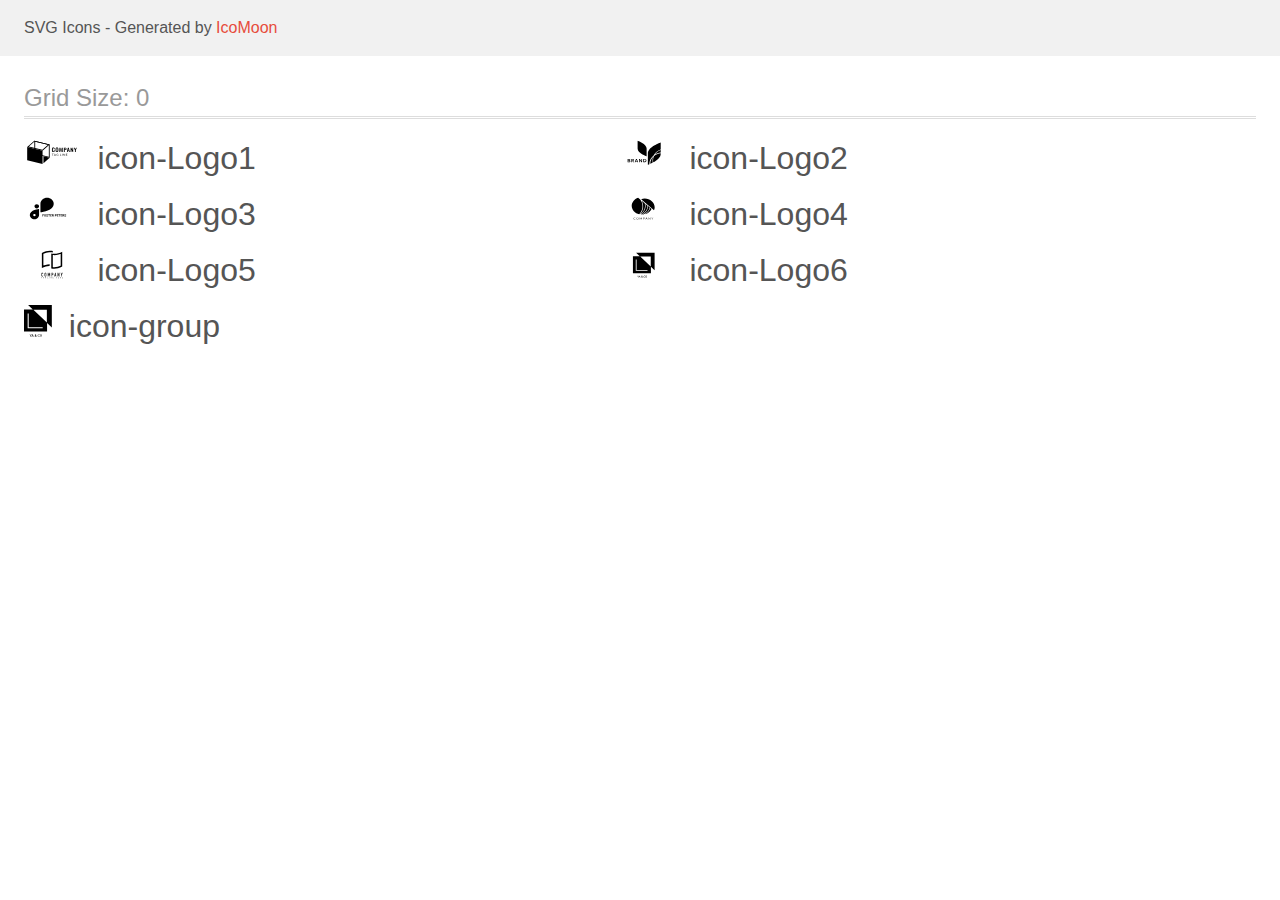
<file: images/demo.html>
<!doctype html>
<html>
<head>
    <title>IcoMoon - SVG Icons</title>
    <meta charset="utf-8">
    <meta name="viewport" content="width=device-width, initial-scale=1">
    <link rel="stylesheet" href="demo-files/demo.css">
    <link rel="stylesheet" href="style.css">
</head>
<body>
<svg aria-hidden="true" style="position: absolute; width: 0; height: 0; overflow: hidden;" version="1.1" xmlns="http://www.w3.org/2000/svg" xmlns:xlink="http://www.w3.org/1999/xlink">
<defs>
<symbol id="icon-Logo1" viewBox="0 0 57 32">
<path d="M28.493 14.618c-0.236-0.315-0.349-0.686-0.323-1.061v-1.538c0-0.471 0.107-0.83 0.321-1.075s0.581-0.367 1.102-0.366c0.489 0 0.836 0.104 1.042 0.313 0.224 0.266 0.333 0.592 0.308 0.92v0.361h-0.875v-0.366c0.003-0.12-0.005-0.24-0.025-0.358-0.013-0.081-0.057-0.156-0.125-0.213-0.090-0.061-0.203-0.091-0.317-0.083-0.12-0.008-0.239 0.024-0.333 0.088-0.076 0.063-0.127 0.145-0.145 0.235-0.025 0.126-0.037 0.253-0.034 0.38v1.866c-0.014 0.18 0.025 0.36 0.112 0.524 0.044 0.055 0.104 0.099 0.175 0.127s0.149 0.038 0.226 0.029c0.112 0.008 0.223-0.022 0.31-0.084 0.071-0.061 0.117-0.141 0.13-0.227 0.020-0.124 0.030-0.249 0.027-0.374v-0.379h0.875v0.346c0.025 0.342-0.082 0.682-0.303 0.967-0.201 0.228-0.544 0.343-1.047 0.343s-0.884-0.122-1.1-0.375z"></path>
<path d="M32.137 14.633c-0.221-0.239-0.332-0.588-0.332-1.050v-1.617c0-0.457 0.11-0.802 0.332-1.037s0.591-0.351 1.109-0.35c0.515 0 0.882 0.117 1.103 0.35 0.221 0.235 0.333 0.58 0.333 1.037v1.617c0 0.457-0.112 0.807-0.337 1.048s-0.591 0.361-1.1 0.361c-0.509 0-0.886-0.122-1.109-0.36zM33.654 14.245c0.079-0.15 0.115-0.314 0.105-0.479v-1.98c0.010-0.161-0.025-0.322-0.103-0.469-0.044-0.057-0.106-0.101-0.179-0.129s-0.152-0.037-0.231-0.027c-0.079-0.009-0.159 0-0.231 0.028s-0.135 0.072-0.18 0.129c-0.080 0.146-0.116 0.308-0.105 0.469v1.99c-0.011 0.165 0.025 0.329 0.105 0.479 0.051 0.050 0.114 0.091 0.185 0.119s0.147 0.042 0.225 0.042c0.078 0 0.154-0.014 0.225-0.042s0.134-0.068 0.185-0.119v-0.009z"></path>
<path d="M35.735 10.626h0.942l0.708 2.984 0.725-2.984h0.917l0.092 4.308h-0.678l-0.072-2.994-0.699 2.994h-0.544l-0.725-3.005-0.067 3.005h-0.685l0.085-4.308z"></path>
<path d="M40.176 10.626h1.468c0.846 0 1.268 0.408 1.268 1.223 0 0.781-0.445 1.171-1.335 1.17h-0.5v1.915h-0.906l0.005-4.308zM41.43 12.467c0.090 0.010 0.18 0.003 0.266-0.021s0.165-0.063 0.232-0.115c0.104-0.146 0.15-0.316 0.13-0.486 0.005-0.131-0.010-0.263-0.044-0.391-0.013-0.043-0.036-0.083-0.067-0.118s-0.070-0.065-0.114-0.087c-0.126-0.052-0.265-0.076-0.404-0.069h-0.352v1.287h0.352z"></path>
<path d="M44.218 10.626h0.973l0.998 4.308h-0.844l-0.197-0.993h-0.868l-0.203 0.993h-0.857l0.998-4.308zM45.050 13.441l-0.339-1.808-0.339 1.808h0.678z"></path>
<path d="M46.996 10.626h0.634l1.214 2.457v-2.457h0.752v4.308h-0.603l-1.221-2.565v2.565h-0.777l0.002-4.308z"></path>
<path d="M51.357 13.291l-1.009-2.659h0.85l0.616 1.708 0.578-1.708h0.832l-0.997 2.659v1.642h-0.87v-1.642z"></path>
<path d="M29.892 16.817v0.225h-0.739v1.75h-0.31v-1.75h-0.743v-0.225h1.792z"></path>
<path d="M32.209 18.793h-0.239c-0.024 0.001-0.048-0.005-0.067-0.019-0.018-0.011-0.032-0.027-0.040-0.045l-0.214-0.469h-1.026l-0.214 0.469c-0.006 0.020-0.017 0.038-0.033 0.053-0.019 0.013-0.043 0.020-0.067 0.019h-0.239l0.906-1.976h0.315l0.917 1.968zM30.709 18.059h0.855l-0.362-0.804c-0.027-0.061-0.049-0.123-0.067-0.186-0.013 0.038-0.024 0.073-0.034 0.105l-0.033 0.083-0.359 0.802z"></path>
<path d="M33.771 18.599c0.057 0.003 0.114 0.003 0.17 0 0.049-0.004 0.097-0.012 0.145-0.023 0.044-0.009 0.088-0.021 0.13-0.036 0.040-0.014 0.080-0.031 0.121-0.048v-0.444h-0.362c-0.009 0-0.018-0.001-0.026-0.003s-0.016-0.007-0.023-0.012c-0.006-0.004-0.011-0.010-0.014-0.016s-0.005-0.013-0.004-0.020v-0.152h0.703v0.757c-0.057 0.035-0.118 0.067-0.181 0.094-0.065 0.028-0.132 0.050-0.201 0.067-0.074 0.019-0.15 0.032-0.227 0.041-0.088 0.008-0.176 0.013-0.264 0.012-0.156 0.001-0.311-0.024-0.457-0.073-0.136-0.047-0.259-0.117-0.362-0.206-0.101-0.090-0.18-0.196-0.234-0.313-0.057-0.131-0.085-0.27-0.083-0.41-0.002-0.141 0.026-0.281 0.082-0.413 0.052-0.117 0.132-0.224 0.234-0.313 0.103-0.089 0.227-0.159 0.362-0.205 0.155-0.050 0.32-0.075 0.486-0.074 0.084-0 0.169 0.006 0.252 0.017 0.074 0.010 0.146 0.027 0.216 0.050 0.063 0.021 0.124 0.047 0.181 0.078 0.056 0.031 0.108 0.065 0.158 0.103l-0.087 0.122c-0.007 0.011-0.017 0.021-0.029 0.027s-0.027 0.010-0.041 0.010c-0.020-0.001-0.040-0.006-0.056-0.016-0.027-0.013-0.056-0.028-0.089-0.047-0.038-0.021-0.079-0.039-0.121-0.053-0.054-0.019-0.11-0.033-0.167-0.044-0.076-0.012-0.153-0.018-0.23-0.017-0.12-0.001-0.238 0.017-0.35 0.055-0.101 0.035-0.192 0.088-0.266 0.156-0.075 0.071-0.132 0.155-0.169 0.246-0.081 0.214-0.081 0.445 0 0.659 0.040 0.093 0.101 0.178 0.181 0.249 0.074 0.068 0.164 0.121 0.265 0.156 0.115 0.034 0.237 0.047 0.359 0.039z"></path>
<path d="M36.659 18.567h0.989v0.225h-1.292v-1.976h0.31l-0.007 1.75z"></path>
<path d="M38.678 18.792h-0.31v-1.976h0.31v1.976z"></path>
<path d="M39.83 16.826c0.018 0.009 0.034 0.021 0.047 0.036l1.324 1.489c-0.002-0.023-0.002-0.047 0-0.070 0-0.022 0-0.044 0-0.064v-1.408h0.27v1.984h-0.156c-0.023 0.002-0.046-0.002-0.067-0.011-0.019-0.010-0.035-0.023-0.049-0.038l-1.323-1.488c0 0.023 0 0.045 0 0.067s0 0.042 0 0.061v1.408h-0.259v-1.976h0.161c0.017 0 0.035 0.003 0.051 0.009z"></path>
<path d="M43.753 16.817v0.217h-1.098v0.652h0.89v0.21h-0.89v0.674h1.098v0.217h-1.417v-1.971h1.417z"></path>
<path d="M11.286 4.616l13.757 3.372v11.818l-13.757-3.371v-11.819zM10.404 3.609v13.401l15.52 3.806v-13.399l-15.52-3.807z"></path>
<path d="M18.722 27.036l-15.522-3.809v-13.399l15.522 3.807v13.401z"></path>
<path d="M10.661 4.465l13.578 3.33-5.774 4.987-13.58-3.332 5.776-4.985zM10.404 3.609l-7.204 6.219 15.522 3.807 7.202-6.219-15.52-3.807z"></path>
<path d="M19.595 26.282l6.329-5.465-6.329-1.553v7.018z"></path>
</symbol>
<symbol id="icon-Logo2" viewBox="0 0 57 32">
<path d="M14.27 23.859c0.13 0.147 0.199 0.332 0.196 0.521 0.007 0.123-0.017 0.247-0.070 0.361s-0.132 0.216-0.233 0.297c-0.252 0.175-0.565 0.26-0.881 0.24h-1.549v-3.302h1.517c0.299-0.018 0.596 0.059 0.84 0.219 0.098 0.075 0.176 0.17 0.227 0.277s0.074 0.224 0.068 0.341c0.009 0.182-0.054 0.361-0.176 0.505-0.118 0.131-0.28 0.222-0.462 0.258 0.205 0.034 0.391 0.134 0.523 0.282zM12.454 23.36h0.648c0.147 0.010 0.294-0.029 0.412-0.11 0.049-0.040 0.087-0.090 0.111-0.146s0.034-0.116 0.028-0.176c0.005-0.060-0.005-0.12-0.029-0.175s-0.061-0.106-0.108-0.147c-0.122-0.083-0.273-0.123-0.425-0.111h-0.638v0.866zM13.578 24.627c0.052-0.041 0.093-0.093 0.12-0.151s0.038-0.121 0.034-0.184c0.004-0.064-0.008-0.127-0.035-0.186s-0.069-0.111-0.121-0.153c-0.127-0.086-0.283-0.128-0.44-0.119h-0.68v0.908h0.689c0.155 0.008 0.309-0.032 0.435-0.114z"></path>
<path d="M17.371 25.278l-0.844-1.291h-0.317v1.291h-0.726v-3.302h1.374c0.346-0.022 0.689 0.078 0.957 0.281 0.192 0.179 0.308 0.415 0.327 0.666s-0.061 0.499-0.224 0.7c-0.17 0.178-0.401 0.296-0.655 0.336l0.898 1.32h-0.789zM16.21 23.538h0.594c0.412 0 0.618-0.167 0.618-0.5 0.004-0.068-0.007-0.136-0.033-0.2s-0.066-0.122-0.118-0.171c-0.13-0.099-0.298-0.147-0.467-0.134h-0.601l0.007 1.005z"></path>
<path d="M21.339 24.614h-1.446l-0.255 0.665h-0.761l1.328-3.265h0.823l1.323 3.265h-0.761l-0.25-0.665zM21.145 24.114l-0.529-1.394-0.529 1.394h1.057z"></path>
<path d="M26.305 25.278h-0.721l-1.616-2.245v2.245h-0.719v-3.302h0.719l1.616 2.258v-2.258h0.721v3.302z"></path>
<path d="M30.417 24.488c-0.149 0.249-0.376 0.452-0.652 0.582-0.314 0.145-0.662 0.217-1.013 0.208h-1.283v-3.302h1.283c0.351-0.008 0.698 0.061 1.013 0.203 0.276 0.127 0.503 0.328 0.652 0.576 0.148 0.269 0.226 0.565 0.226 0.866s-0.077 0.598-0.226 0.866zM29.593 24.409c0.206-0.219 0.319-0.499 0.319-0.788s-0.113-0.569-0.319-0.788c-0.249-0.199-0.573-0.3-0.902-0.281h-0.5v2.137h0.5c0.329 0.019 0.654-0.082 0.902-0.281z"></path>
<path d="M21.79 3.609c0 0 9.301 3.215 9.103 7.867v7.869c0 0-9.294-3.217-9.1-7.869l-0.004-7.867z"></path>
<path d="M39.179 17.503c1.757-1.107 3.788-1.792 5.909-1.994v-2.463c-2.444 0.862-4.517 2.426-5.909 4.457z"></path>
<path d="M38.124 18.245c1.438-2.651 3.93-4.696 6.964-5.715v-7.098c0 0-13.245 4.58-12.965 11.205v11.203c0 0 0.59-0.205 1.519-0.589 0-0.358 0-0.719 0.042-1.082 0.274-3.076 1.871-5.926 4.44-7.924z"></path>
<path d="M36.864 22.407c0.070-0.777 0.225-1.546 0.463-2.294-1.599 1.725-2.568 3.866-2.77 6.122-0.019 0.213-0.030 0.426-0.035 0.645 0.752-0.331 1.628-0.744 2.548-1.229-0.235-1.067-0.304-2.159-0.206-3.244z"></path>
<path d="M37.391 22.447c-0.088 0.982-0.033 1.969 0.164 2.938 3.619-1.983 7.685-5.046 7.528-8.748v-0.323c-2.585 0.265-5.004 1.3-6.885 2.946-0.44 1.020-0.712 2.094-0.807 3.188z"></path>
</symbol>
<symbol id="icon-Logo3" viewBox="0 0 57 32">
<path d="M12.878 11.255h-0.002c-1.279 0-2.316 0.921-2.316 2.058v0.001c0 1.137 1.037 2.058 2.316 2.058h0.002c1.279 0 2.316-0.921 2.316-2.058v-0.001c0-1.137-1.037-2.058-2.316-2.058z"></path>
<path d="M29.971 10.597c-0.004-1.579-0.711-3.092-1.967-4.208s-2.958-1.745-4.735-1.749v0c-1.777 0.003-3.48 0.631-4.737 1.748s-1.964 2.63-1.968 4.209v8.706c0 0 13.405-1.327 13.406-8.704v-0.001z"></path>
<path d="M5.867 22.16c0.003 1.098 0.496 2.151 1.369 2.928s2.058 1.215 3.294 1.218c1.236-0.003 2.42-0.441 3.294-1.218s1.366-1.829 1.37-2.927v-6.057c0 0-9.327 0.924-9.327 6.056zM10.53 23.245c-0.242 0-0.478-0.064-0.678-0.183s-0.357-0.289-0.45-0.487c-0.092-0.198-0.117-0.417-0.069-0.627s0.163-0.404 0.334-0.556c0.171-0.152 0.388-0.255 0.625-0.297s0.482-0.020 0.706 0.062c0.223 0.082 0.414 0.221 0.548 0.4s0.206 0.388 0.206 0.603c0.001 0.143-0.031 0.284-0.092 0.417s-0.151 0.252-0.264 0.353c-0.114 0.101-0.248 0.182-0.397 0.236s-0.308 0.083-0.468 0.083v-0.004z"></path>
<path d="M19.956 22.647h-0.9v0.93h-0.469v-2.275h1.481v0.38h-1.012v0.588h0.9v0.378zM22.209 22.491c0 0.224-0.040 0.42-0.119 0.589s-0.193 0.299-0.341 0.391c-0.147 0.092-0.316 0.137-0.506 0.137-0.189 0-0.357-0.045-0.505-0.136s-0.262-0.22-0.344-0.387c-0.081-0.169-0.122-0.363-0.123-0.581v-0.112c0-0.224 0.040-0.421 0.12-0.591 0.081-0.171 0.195-0.302 0.342-0.392 0.148-0.092 0.317-0.137 0.506-0.137s0.358 0.046 0.505 0.137c0.148 0.091 0.262 0.221 0.342 0.392 0.081 0.17 0.122 0.366 0.122 0.589v0.102zM21.734 22.388c0-0.238-0.043-0.42-0.128-0.544s-0.207-0.186-0.366-0.186c-0.157 0-0.279 0.061-0.364 0.184-0.085 0.122-0.129 0.301-0.13 0.538v0.111c0 0.232 0.043 0.412 0.128 0.541s0.208 0.192 0.369 0.192c0.157 0 0.278-0.061 0.363-0.184 0.084-0.124 0.127-0.304 0.128-0.541v-0.111zM23.73 22.98c0-0.089-0.031-0.156-0.094-0.203-0.063-0.048-0.175-0.098-0.337-0.15-0.163-0.053-0.291-0.105-0.386-0.156-0.258-0.14-0.387-0.328-0.387-0.564 0-0.123 0.034-0.232 0.103-0.328 0.070-0.097 0.169-0.172 0.298-0.227 0.13-0.054 0.276-0.081 0.438-0.081 0.163 0 0.307 0.030 0.434 0.089 0.127 0.058 0.226 0.141 0.295 0.248s0.106 0.229 0.106 0.366h-0.469c0-0.104-0.033-0.185-0.098-0.242s-0.158-0.087-0.277-0.087c-0.115 0-0.204 0.024-0.267 0.073-0.064 0.048-0.095 0.111-0.095 0.191 0 0.074 0.037 0.136 0.111 0.186 0.075 0.050 0.185 0.097 0.33 0.141 0.267 0.080 0.461 0.18 0.583 0.298s0.183 0.267 0.183 0.444c0 0.197-0.075 0.352-0.223 0.464-0.149 0.111-0.349 0.167-0.602 0.167-0.175 0-0.334-0.032-0.478-0.095-0.144-0.065-0.254-0.153-0.33-0.264s-0.113-0.241-0.113-0.388h0.47c0 0.251 0.15 0.377 0.45 0.377 0.111 0 0.198-0.022 0.261-0.067 0.063-0.046 0.094-0.109 0.094-0.191zM26.231 21.682h-0.697v1.895h-0.469v-1.895h-0.687v-0.38h1.853v0.38zM27.869 22.591h-0.9v0.609h1.056v0.377h-1.525v-2.275h1.522v0.38h-1.053v0.542h0.9v0.367zM29.142 22.744h-0.373v0.833h-0.469v-2.275h0.845c0.269 0 0.476 0.060 0.622 0.18s0.219 0.289 0.219 0.508c0 0.155-0.034 0.285-0.102 0.389-0.067 0.103-0.168 0.185-0.305 0.247l0.492 0.93v0.022h-0.503l-0.427-0.833zM28.769 22.365h0.378c0.118 0 0.209-0.030 0.273-0.089 0.065-0.060 0.097-0.143 0.097-0.248 0-0.107-0.031-0.192-0.092-0.253-0.060-0.061-0.154-0.092-0.28-0.092h-0.377v0.683zM31.609 22.775v0.802h-0.469v-2.275h0.887c0.171 0 0.321 0.031 0.45 0.094s0.23 0.152 0.3 0.267c0.070 0.115 0.105 0.245 0.105 0.392 0 0.223-0.077 0.399-0.23 0.528-0.152 0.128-0.363 0.192-0.633 0.192h-0.411zM31.609 22.396h0.419c0.124 0 0.218-0.029 0.283-0.088 0.066-0.058 0.098-0.142 0.098-0.25 0-0.111-0.033-0.202-0.098-0.27s-0.156-0.104-0.272-0.106h-0.43v0.714zM34.575 22.591h-0.9v0.609h1.056v0.377h-1.525v-2.275h1.522v0.38h-1.053v0.542h0.9v0.367zM36.75 21.682h-0.697v1.895h-0.469v-1.895h-0.688v-0.38h1.853v0.38zM38.387 22.591h-0.9v0.609h1.056v0.377h-1.525v-2.275h1.522v0.38h-1.053v0.542h0.9v0.367zM39.661 22.744h-0.373v0.833h-0.469v-2.275h0.845c0.269 0 0.476 0.060 0.622 0.18s0.219 0.289 0.219 0.508c0 0.155-0.034 0.285-0.102 0.389-0.067 0.103-0.168 0.185-0.305 0.247l0.492 0.93v0.022h-0.503l-0.427-0.833zM39.287 22.365h0.378c0.118 0 0.209-0.030 0.273-0.089 0.065-0.060 0.097-0.143 0.097-0.248 0-0.107-0.031-0.192-0.092-0.253-0.060-0.061-0.154-0.092-0.28-0.092h-0.377v0.683zM42.042 22.98c0-0.089-0.031-0.156-0.094-0.203-0.063-0.048-0.175-0.098-0.337-0.15-0.163-0.053-0.291-0.105-0.386-0.156-0.258-0.14-0.388-0.328-0.388-0.564 0-0.123 0.034-0.232 0.103-0.328 0.070-0.097 0.169-0.172 0.298-0.227 0.13-0.054 0.276-0.081 0.438-0.081 0.163 0 0.307 0.030 0.434 0.089 0.127 0.058 0.226 0.141 0.295 0.248 0.071 0.107 0.106 0.229 0.106 0.366h-0.469c0-0.104-0.033-0.185-0.098-0.242s-0.158-0.087-0.277-0.087c-0.115 0-0.204 0.024-0.267 0.073-0.064 0.048-0.095 0.111-0.095 0.191 0 0.074 0.037 0.136 0.111 0.186 0.075 0.050 0.185 0.097 0.33 0.141 0.267 0.080 0.461 0.18 0.583 0.298s0.183 0.267 0.183 0.444c0 0.197-0.074 0.352-0.223 0.464-0.149 0.111-0.349 0.167-0.602 0.167-0.175 0-0.334-0.032-0.478-0.095-0.144-0.065-0.254-0.153-0.33-0.264-0.075-0.111-0.112-0.241-0.112-0.388h0.47c0 0.251 0.15 0.377 0.45 0.377 0.111 0 0.198-0.022 0.261-0.067 0.063-0.046 0.094-0.109 0.094-0.191z"></path>
</symbol>
<symbol id="icon-Logo4" viewBox="0 0 57 32">
<path d="M19.417 26.187c0.008 0 0.017 0.002 0.025 0.005s0.015 0.007 0.020 0.013l0.116 0.111c-0.090 0.090-0.202 0.162-0.327 0.211-0.147 0.053-0.305 0.079-0.464 0.076-0.149 0.003-0.298-0.021-0.436-0.071-0.125-0.045-0.237-0.113-0.329-0.2-0.094-0.089-0.166-0.194-0.212-0.308-0.051-0.127-0.076-0.261-0.074-0.396-0.002-0.135 0.025-0.27 0.080-0.397 0.051-0.115 0.127-0.22 0.225-0.308 0.099-0.087 0.218-0.155 0.349-0.201 0.143-0.048 0.296-0.072 0.449-0.071 0.143-0.003 0.285 0.019 0.417 0.064 0.115 0.043 0.221 0.104 0.313 0.178l-0.097 0.119c-0.007 0.008-0.015 0.016-0.025 0.021-0.012 0.007-0.025 0.010-0.039 0.009-0.015-0.001-0.030-0.005-0.042-0.013l-0.052-0.032-0.073-0.040c-0.031-0.015-0.064-0.028-0.097-0.039-0.043-0.013-0.087-0.024-0.132-0.032-0.057-0.009-0.115-0.013-0.173-0.013-0.111-0.001-0.22 0.017-0.323 0.053-0.096 0.034-0.182 0.084-0.253 0.149-0.073 0.069-0.128 0.15-0.164 0.238-0.041 0.101-0.061 0.207-0.060 0.313-0.002 0.108 0.018 0.216 0.060 0.318 0.035 0.087 0.090 0.167 0.161 0.236 0.067 0.064 0.149 0.114 0.241 0.147 0.095 0.034 0.197 0.051 0.3 0.050 0.059 0.001 0.119-0.003 0.177-0.010 0.096-0.010 0.188-0.039 0.269-0.085 0.041-0.023 0.079-0.049 0.115-0.078 0.015-0.012 0.035-0.020 0.055-0.020z"></path>
<path d="M22.776 25.629c0.002 0.134-0.025 0.267-0.078 0.393-0.047 0.114-0.122 0.218-0.219 0.305s-0.214 0.155-0.344 0.2c-0.285 0.094-0.599 0.094-0.884 0-0.129-0.046-0.245-0.114-0.342-0.201-0.097-0.089-0.172-0.194-0.221-0.308-0.105-0.255-0.105-0.533 0-0.787 0.050-0.115 0.125-0.22 0.221-0.31 0.097-0.084 0.214-0.15 0.342-0.193 0.284-0.096 0.6-0.096 0.884 0 0.129 0.046 0.246 0.114 0.343 0.201 0.096 0.088 0.17 0.191 0.22 0.304 0.054 0.127 0.080 0.261 0.078 0.395zM22.47 25.629c0.002-0.107-0.016-0.214-0.055-0.316-0.033-0.087-0.086-0.168-0.156-0.236-0.068-0.065-0.152-0.116-0.246-0.149-0.207-0.069-0.436-0.069-0.643 0-0.094 0.033-0.178 0.084-0.246 0.149-0.071 0.068-0.125 0.149-0.157 0.236-0.074 0.206-0.074 0.426 0 0.632 0.033 0.087 0.086 0.168 0.157 0.236 0.068 0.065 0.152 0.115 0.246 0.148 0.207 0.067 0.435 0.067 0.643 0 0.093-0.033 0.177-0.083 0.246-0.148 0.070-0.069 0.123-0.149 0.156-0.236 0.039-0.102 0.058-0.209 0.055-0.316z"></path>
<path d="M25.067 25.96l0.030 0.071c0.012-0.025 0.022-0.048 0.033-0.071 0.011-0.024 0.024-0.047 0.038-0.070l0.743-1.174c0.015-0.020 0.028-0.033 0.042-0.037 0.020-0.005 0.040-0.007 0.061-0.006h0.22v1.909h-0.26v-1.404c0-0.018 0-0.038 0-0.059-0.001-0.022-0.001-0.044 0-0.066l-0.747 1.19c-0.009 0.018-0.025 0.033-0.044 0.043s-0.041 0.016-0.064 0.016h-0.042c-0.023 0-0.045-0.005-0.064-0.016s-0.034-0.026-0.044-0.044l-0.769-1.198c0 0.023 0 0.046 0 0.068s0 0.043 0 0.061v1.404h-0.252v-1.905h0.22c0.021-0.001 0.041 0.001 0.061 0.006 0.018 0.008 0.032 0.021 0.041 0.037l0.759 1.175c0.015 0.022 0.028 0.045 0.038 0.068z"></path>
<path d="M27.864 25.865v0.715h-0.291v-1.906h0.649c0.122-0.002 0.244 0.012 0.362 0.042 0.094 0.023 0.181 0.064 0.256 0.119 0.065 0.052 0.114 0.116 0.145 0.187 0.034 0.078 0.051 0.161 0.049 0.244 0.001 0.084-0.017 0.167-0.054 0.244-0.035 0.073-0.089 0.138-0.157 0.191-0.075 0.057-0.162 0.1-0.257 0.126-0.113 0.031-0.232 0.046-0.35 0.044l-0.352-0.005zM27.864 25.66h0.352c0.076 0.001 0.153-0.009 0.225-0.029 0.060-0.018 0.115-0.046 0.163-0.082 0.044-0.035 0.078-0.078 0.099-0.126 0.024-0.051 0.036-0.105 0.035-0.16 0.003-0.053-0.007-0.106-0.029-0.155s-0.057-0.094-0.102-0.13c-0.111-0.075-0.251-0.112-0.391-0.102h-0.352v0.786z"></path>
<path d="M31.772 26.583h-0.23c-0.023 0.001-0.046-0.006-0.064-0.018-0.017-0.012-0.029-0.027-0.038-0.044l-0.198-0.461h-0.993l-0.205 0.461c-0.008 0.017-0.020 0.032-0.036 0.043-0.018 0.013-0.042 0.020-0.065 0.019h-0.23l0.872-1.909h0.302l0.884 1.909zM30.333 25.874h0.82l-0.346-0.777c-0.026-0.058-0.048-0.118-0.065-0.179l-0.034 0.1c-0.010 0.030-0.022 0.058-0.032 0.081l-0.343 0.776z"></path>
<path d="M33.029 24.682c0.017 0.008 0.032 0.020 0.044 0.034l1.272 1.439c0-0.023 0-0.046 0-0.067s0-0.043 0-0.063v-1.352h0.26v1.909h-0.145c-0.021 0.001-0.041-0.003-0.060-0.011-0.018-0.009-0.034-0.021-0.047-0.035l-1.271-1.438c0.001 0.022 0.001 0.044 0 0.066 0 0.021 0 0.040 0 0.058v1.361h-0.26v-1.909h0.154c0.018-0 0.036 0.003 0.052 0.009z"></path>
<path d="M36.748 25.823v0.758h-0.291v-0.758l-0.804-1.15h0.26c0.022-0.001 0.045 0.005 0.063 0.016 0.016 0.012 0.029 0.027 0.039 0.043l0.503 0.742c0.020 0.032 0.038 0.061 0.052 0.088s0.026 0.054 0.036 0.081l0.038-0.082c0.014-0.030 0.031-0.059 0.049-0.087l0.496-0.747c0.010-0.015 0.023-0.028 0.038-0.040 0.017-0.013 0.040-0.020 0.063-0.019h0.263l-0.806 1.155z"></path>
<path d="M24.923 21.47c0.127 0.014 0.255 0.025 0.384 0.035 1.962-0.763 3.622-2.011 4.772-3.588s1.74-3.415 1.695-5.282l-2.162-1.879c0.44 1.988 0.234 4.043-0.594 5.935s-2.245 3.547-4.094 4.779z"></path>
<path d="M24.151 21.383l0.058 0.010c1.975-1.228 3.482-2.942 4.323-4.921s0.981-4.133 0.4-6.181l-3.080-2.676c1.246 2.2 1.747 4.661 1.446 7.098s-1.393 4.75-3.147 6.67z"></path>
<path d="M34.596 14.841c-0.523 2.052-1.794 3.902-3.624 5.276-0.534 0.404-1.111 0.763-1.722 1.074 1.49-0.38 2.859-1.053 4.003-1.966s2.030-2.042 2.592-3.3l-1.249-1.084z"></path>
<path d="M34.106 14.539l-1.778-1.545c-0.034 1.762-0.61 3.483-1.669 4.986s-2.562 2.731-4.352 3.559h0.009c0.399-0 0.798-0.021 1.194-0.062 1.673-0.593 3.151-1.537 4.303-2.748s1.94-2.65 2.295-4.189z"></path>
<path d="M24.409 6.486l-2.122-1.846c-1.897 0.637-3.528 1.756-4.68 3.212s-1.772 3.179-1.778 4.946v0c0.007 1.952 0.763 3.846 2.149 5.383s3.322 2.628 5.501 3.101c1.946-2.060 3.085-4.605 3.252-7.266s-0.647-5.299-2.323-7.53z"></path>
<path d="M39.008 14.255c-0.008-2.316-1.070-4.535-2.955-6.173s-4.439-2.561-7.105-2.567c-1.232-0.001-2.453 0.196-3.602 0.582l12.99 11.286c0.445-0.998 0.673-2.058 0.672-3.128z"></path>
</symbol>
<symbol id="icon-Logo5" viewBox="0 0 57 32">
<path d="M26.727 3.165h-0.073c-0.112-0.007-0.224-0.010-0.336-0.012v0h-0.243c-0.212 0-0.428 0.005-0.642 0.016-0.016-0.001-0.032-0.001-0.049 0-1.944 0.11-3.848 0.596-5.609 1.431l-0.231 0.111v11.809l0.54-0.183c0.474-0.163 0.978-0.309 1.5-0.445 1.411-0.362 2.861-0.555 4.317-0.574v1.551c-0.193 0.001-0.38 0.007-0.568 0.016h-0.045c-1.121 0.061-2.233 0.232-3.322 0.51-1.378 0.345-2.708 0.863-3.957 1.542v-15.145c1.298-0.757 2.695-1.325 4.151-1.688 1.278-0.33 2.593-0.5 3.913-0.504h0.228c0.273 0.007 0.538 0.019 0.788 0.038 0.658 0.046 1.31 0.15 1.95 0.311v1.527c-0.621-0.145-1.253-0.24-1.889-0.285-0.013-0.001-0.026-0.002-0.039-0.003-0.132-0.011-0.263-0.022-0.386-0.022zM29.415 4.726c0.339 0.026 0.689 0.038 1.044 0.038 1.388-0.005 2.769-0.182 4.114-0.528 1.378-0.346 2.706-0.865 3.956-1.543v14.875c-1.298 0.756-2.696 1.325-4.153 1.688-1.279 0.329-2.593 0.498-3.913 0.503-1 0.008-1.997-0.11-2.968-0.35v-14.971c0.229 0.053 0.465 0.102 0.706 0.142 0.394 0.066 0.81 0.115 1.214 0.145zM36.985 4.841l-0.54 0.182c-0.497 0.167-0.997 0.316-1.5 0.449-1.465 0.377-2.971 0.57-4.483 0.575-0.352 0-0.676-0.010-0.989-0.030l-0.43-0.028v12.148l0.37 0.033c0.343 0.030 0.696 0.045 1.052 0.045 1.191-0.005 2.377-0.159 3.531-0.457 0.95-0.238 1.874-0.57 2.759-0.991l0.231-0.111v-11.813z"></path>
<path d="M19.060 24.113c-0.078-0.080-0.171-0.144-0.274-0.186s-0.214-0.061-0.326-0.057c-0.119-0.002-0.237 0.021-0.347 0.065-0.101 0.040-0.193 0.101-0.27 0.178s-0.135 0.17-0.174 0.271c-0.042 0.107-0.063 0.22-0.062 0.335v2.023c-0.005 0.143 0.022 0.284 0.080 0.415 0.048 0.104 0.117 0.196 0.202 0.271 0.081 0.068 0.176 0.117 0.278 0.144 0.098 0.028 0.2 0.042 0.302 0.042 0.113 0.001 0.224-0.023 0.326-0.070 0.101-0.044 0.193-0.108 0.27-0.187 0.075-0.079 0.135-0.171 0.177-0.271 0.043-0.102 0.065-0.212 0.065-0.323v-0.226h-0.529v0.18c0.002 0.062-0.009 0.123-0.031 0.18-0.017 0.043-0.043 0.082-0.077 0.114-0.033 0.026-0.070 0.046-0.111 0.058-0.036 0.012-0.073 0.018-0.111 0.019-0.047 0.006-0.095-0.002-0.139-0.021s-0.081-0.049-0.11-0.088c-0.050-0.081-0.074-0.176-0.070-0.271v-1.887c-0.003-0.105 0.019-0.208 0.065-0.302 0.027-0.043 0.066-0.077 0.112-0.098s0.097-0.030 0.147-0.024c0.046-0.002 0.091 0.008 0.132 0.028s0.077 0.049 0.104 0.086c0.059 0.078 0.090 0.173 0.088 0.271v0.175h0.524v-0.206c0.001-0.121-0.021-0.241-0.065-0.354-0.039-0.106-0.099-0.203-0.177-0.285z"></path>
<path d="M22.202 24.090c-0.169-0.142-0.381-0.221-0.602-0.222-0.108 0-0.215 0.020-0.316 0.057-0.103 0.037-0.198 0.093-0.279 0.165-0.088 0.079-0.158 0.175-0.205 0.283-0.053 0.124-0.079 0.257-0.077 0.392v1.941c-0.004 0.137 0.023 0.272 0.077 0.397 0.048 0.104 0.118 0.197 0.205 0.271 0.081 0.075 0.176 0.133 0.279 0.171 0.101 0.037 0.208 0.056 0.316 0.057s0.215-0.020 0.316-0.057c0.105-0.038 0.202-0.096 0.286-0.171 0.084-0.076 0.152-0.168 0.2-0.271 0.054-0.125 0.081-0.261 0.077-0.397v-1.941c0.003-0.135-0.024-0.268-0.077-0.392-0.047-0.107-0.115-0.203-0.2-0.283zM21.955 26.706c0.004 0.052-0.003 0.104-0.021 0.152s-0.047 0.092-0.084 0.128c-0.070 0.059-0.158 0.091-0.249 0.091s-0.179-0.032-0.249-0.091c-0.037-0.036-0.066-0.080-0.084-0.128s-0.025-0.101-0.021-0.152v-1.941c-0.004-0.052 0.003-0.104 0.021-0.152s0.047-0.092 0.084-0.128c0.070-0.059 0.158-0.091 0.249-0.091s0.179 0.032 0.249 0.091c0.037 0.036 0.066 0.080 0.084 0.128s0.025 0.101 0.021 0.152v1.941z"></path>
<path d="M26.329 27.573v-3.674h-0.509l-0.668 1.945h-0.009l-0.673-1.945h-0.503v3.674h0.525v-2.235h0.009l0.514 1.58h0.262l0.518-1.58h0.009v2.235h0.525z"></path>
<path d="M29.311 24.157c-0.081-0.091-0.183-0.16-0.297-0.201-0.123-0.040-0.251-0.059-0.38-0.057h-0.78v3.674h0.523v-1.435h0.27c0.163 0.007 0.326-0.027 0.472-0.1 0.119-0.066 0.218-0.163 0.287-0.281 0.061-0.098 0.101-0.206 0.12-0.32 0.021-0.138 0.030-0.278 0.028-0.418 0.005-0.176-0.012-0.353-0.051-0.525-0.035-0.127-0.101-0.243-0.193-0.338zM29.041 25.277c-0.002 0.067-0.019 0.132-0.049 0.191-0.030 0.056-0.077 0.102-0.135 0.129-0.078 0.035-0.162 0.050-0.247 0.046h-0.239v-1.249h0.27c0.081-0.004 0.162 0.012 0.236 0.046 0.054 0.031 0.097 0.079 0.123 0.136 0.029 0.065 0.044 0.134 0.046 0.205 0 0.077 0 0.159 0 0.244s0.005 0.174 0 0.252h-0.005z"></path>
<path d="M31.791 23.899h-0.429l-0.809 3.674h0.523l0.154-0.789h0.714l0.154 0.789h0.524l-0.83-3.674zM31.308 26.283l0.258-1.332h0.009l0.256 1.332h-0.524z"></path>
<path d="M35.173 26.112h-0.009l-0.791-2.213h-0.503v3.674h0.523v-2.209h0.011l0.8 2.209h0.492v-3.674h-0.523v2.213z"></path>
<path d="M38.372 23.899l-0.421 1.461h-0.011l-0.421-1.461h-0.554l0.719 2.121v1.553h0.524v-1.553l0.719-2.121h-0.554z"></path>
<path d="M17.6 28.61h0.252v0.708h0.171v-0.708h0.251v-0.145h-0.675v0.145z"></path>
<path d="M19.721 28.465l-0.331 0.853h0.182l0.070-0.194h0.34l0.073 0.194h0.186l-0.339-0.853h-0.182zM19.694 28.981l0.116-0.316 0.116 0.316h-0.232z"></path>
<path d="M21.818 29.004h0.197v0.11c-0.058 0.046-0.129 0.071-0.202 0.072-0.034 0.002-0.069-0.004-0.1-0.019s-0.059-0.036-0.081-0.063c-0.045-0.065-0.068-0.143-0.063-0.222 0-0.19 0.082-0.285 0.246-0.285 0.043-0.004 0.086 0.007 0.121 0.032s0.061 0.062 0.072 0.104l0.169-0.033c-0.036-0.167-0.156-0.251-0.362-0.251-0.11-0.003-0.216 0.036-0.298 0.11-0.043 0.042-0.076 0.094-0.097 0.15s-0.030 0.117-0.025 0.178c-0.005 0.117 0.034 0.231 0.109 0.32 0.042 0.043 0.092 0.077 0.148 0.098s0.116 0.031 0.176 0.027c0.134 0.004 0.263-0.045 0.362-0.136v-0.336h-0.37v0.144z"></path>
<path d="M23.959 28.465h-0.173v0.853h0.598v-0.145h-0.425v-0.708z"></path>
<path d="M25.769 28.465h-0.173v0.853h0.173v-0.853z"></path>
<path d="M27.539 29.035l-0.349-0.57h-0.167v0.853h0.161v-0.557l0.343 0.557h0.171v-0.853h-0.158v0.57z"></path>
<path d="M29.14 28.943h0.425v-0.145h-0.425v-0.187h0.457v-0.145h-0.63v0.853h0.648v-0.145h-0.475v-0.231z"></path>
<path d="M33.020 28.802h-0.336v-0.336h-0.171v0.853h0.171v-0.373h0.336v0.373h0.171v-0.853h-0.171v0.336z"></path>
<path d="M34.629 28.943h0.426v-0.145h-0.426v-0.187h0.459v-0.145h-0.63v0.853h0.646v-0.145h-0.475v-0.231z"></path>
<path d="M36.812 28.943c0.148-0.023 0.224-0.102 0.224-0.237 0.004-0.036-0.001-0.073-0.016-0.106s-0.038-0.062-0.068-0.083c-0.077-0.039-0.163-0.056-0.25-0.050h-0.362v0.853h0.171v-0.357h0.034c0.037-0.002 0.073 0.004 0.107 0.019 0.025 0.015 0.046 0.037 0.061 0.062l0.186 0.271h0.205l-0.104-0.167c-0.046-0.082-0.111-0.153-0.189-0.205zM36.64 28.825h-0.127v-0.214h0.135c0.059-0.005 0.118 0.002 0.174 0.020 0.012 0.011 0.022 0.025 0.029 0.040s0.009 0.032 0.009 0.049c-0.001 0.017-0.005 0.033-0.013 0.048s-0.019 0.027-0.032 0.037c-0.056 0.017-0.115 0.024-0.174 0.020z"></path>
<path d="M38.458 28.943h0.425v-0.145h-0.425v-0.187h0.459v-0.145h-0.631v0.853h0.648v-0.145h-0.475v-0.231z"></path>
</symbol>
<symbol id="icon-Logo6" viewBox="0 0 57 32">
<path d="M20.267 3.733l3.738 3.538-6.938-0.004v17.166h18.133v-6.564l3.733 3.534v-17.671h-18.667zM35.036 17.455l-10.597-10.032h10.597v10.032zM31.746 21.923h-11.81v-11.545h0.835v10.764h10.975v0.782zM22.725 26.72l-0.436 0.898-0.436-0.898h-0.366l0.637 1.198v0.698h0.331v-0.698l0.635-1.198h-0.365zM23.273 28.615l0.154-0.441h0.734l0.155 0.441h0.344l-0.717-1.896h-0.296l-0.716 1.896h0.342zM23.794 27.122l0.275 0.786h-0.549l0.275-0.786zM25.531 27.863c-0.048 0.073-0.072 0.153-0.072 0.241 0 0.16 0.056 0.29 0.168 0.389s0.263 0.148 0.451 0.148 0.349-0.051 0.484-0.152l0.107 0.126h0.367l-0.279-0.329c0.109-0.149 0.164-0.341 0.164-0.574h-0.275c0 0.128-0.026 0.243-0.079 0.348l-0.366-0.432 0.129-0.094c0.091-0.066 0.157-0.132 0.197-0.198s0.060-0.14 0.060-0.219c0-0.12-0.044-0.22-0.133-0.301s-0.201-0.122-0.339-0.122c-0.153 0-0.274 0.043-0.365 0.13s-0.135 0.203-0.135 0.352c0 0.061 0.014 0.124 0.043 0.189s0.081 0.144 0.155 0.237c-0.141 0.101-0.235 0.188-0.283 0.262zM26.386 28.282c-0.093 0.071-0.193 0.107-0.299 0.107-0.095 0-0.17-0.027-0.227-0.082s-0.085-0.126-0.085-0.214c0-0.102 0.052-0.192 0.156-0.271l0.040-0.029 0.414 0.488zM26.046 27.442c-0.089-0.11-0.134-0.202-0.134-0.275 0-0.063 0.018-0.116 0.055-0.158s0.085-0.063 0.147-0.063c0.057 0 0.105 0.018 0.142 0.053s0.056 0.077 0.056 0.126c0 0.075-0.027 0.136-0.081 0.184l-0.040 0.033-0.145 0.099zM29.132 28.472c0.13-0.114 0.205-0.272 0.224-0.474h-0.328c-0.017 0.135-0.059 0.232-0.124 0.29s-0.162 0.087-0.292 0.087c-0.142 0-0.249-0.054-0.323-0.161s-0.109-0.264-0.109-0.469v-0.168c0.002-0.202 0.041-0.355 0.117-0.46s0.188-0.158 0.331-0.158c0.123 0 0.217 0.030 0.28 0.091s0.104 0.158 0.12 0.294h0.328c-0.021-0.207-0.095-0.368-0.223-0.482s-0.296-0.171-0.505-0.171c-0.155 0-0.293 0.037-0.411 0.111s-0.209 0.179-0.272 0.315c-0.063 0.136-0.095 0.294-0.095 0.473v0.177c0.003 0.174 0.035 0.328 0.098 0.46s0.151 0.234 0.266 0.306c0.115 0.071 0.249 0.107 0.4 0.107 0.216 0 0.389-0.056 0.52-0.169zM31.068 28.206c0.064-0.141 0.096-0.304 0.096-0.49v-0.105c-0.001-0.185-0.034-0.347-0.099-0.486s-0.158-0.247-0.277-0.32c-0.119-0.075-0.256-0.112-0.41-0.112s-0.292 0.038-0.411 0.113c-0.119 0.075-0.211 0.183-0.277 0.324s-0.098 0.305-0.098 0.49v0.107c0.001 0.181 0.034 0.342 0.099 0.48s0.159 0.246 0.279 0.322c0.121 0.075 0.258 0.112 0.411 0.112 0.155 0 0.293-0.037 0.411-0.112s0.212-0.183 0.276-0.323zM30.716 27.135c0.080 0.112 0.12 0.273 0.12 0.483v0.099c0 0.214-0.040 0.376-0.119 0.487s-0.19 0.167-0.336 0.167c-0.144 0-0.257-0.057-0.339-0.171s-0.121-0.275-0.121-0.483v-0.109c0.002-0.204 0.043-0.362 0.122-0.473s0.192-0.168 0.335-0.168c0.146 0 0.258 0.056 0.337 0.168z"></path>
</symbol>
<symbol id="icon-group" viewBox="0 0 28 32">
<path d="M4.085 0l4.771 4.517-8.856-0.005v21.915h23.149v-8.379l4.766 4.512v-22.559h-23.83zM22.939 17.517l-13.528-12.807h13.528v12.807zM18.739 23.221h-15.076v-14.739h1.066v13.741h14.010v0.998zM7.223 29.344l-0.557 1.147-0.557-1.147h-0.467l0.813 1.529v0.891h0.422v-0.891l0.811-1.529h-0.465zM7.923 31.764l0.196-0.563h0.938l0.198 0.563h0.439l-0.916-2.42h-0.377l-0.914 2.42h0.437zM8.588 29.858l0.351 1.004h-0.701l0.351-1.004zM10.805 30.804c-0.061 0.093-0.091 0.196-0.091 0.307 0 0.204 0.072 0.37 0.214 0.497 0.144 0.126 0.336 0.189 0.575 0.189s0.445-0.065 0.618-0.194l0.136 0.161h0.469l-0.356-0.421c0.14-0.191 0.209-0.435 0.209-0.733h-0.351c0 0.163-0.034 0.311-0.101 0.444l-0.467-0.552 0.165-0.12c0.116-0.084 0.2-0.168 0.251-0.253 0.051-0.085 0.076-0.178 0.076-0.279 0-0.153-0.056-0.281-0.17-0.384-0.112-0.104-0.256-0.156-0.432-0.156-0.195 0-0.35 0.055-0.465 0.166-0.115 0.11-0.173 0.259-0.173 0.449 0 0.078 0.018 0.158 0.055 0.241 0.038 0.083 0.104 0.184 0.198 0.303-0.18 0.129-0.3 0.24-0.361 0.334zM11.897 31.339c-0.119 0.091-0.246 0.136-0.382 0.136-0.121 0-0.217-0.035-0.289-0.105s-0.108-0.161-0.108-0.273c0-0.13 0.067-0.245 0.2-0.346l0.052-0.037 0.529 0.623zM11.463 30.267c-0.114-0.141-0.171-0.258-0.171-0.351 0-0.081 0.023-0.148 0.070-0.201s0.109-0.080 0.188-0.080c0.073 0 0.133 0.023 0.181 0.068 0.048 0.044 0.072 0.098 0.072 0.161 0 0.095-0.034 0.173-0.103 0.234l-0.052 0.042-0.184 0.126zM15.403 31.581c0.166-0.145 0.262-0.347 0.286-0.605h-0.419c-0.022 0.173-0.075 0.296-0.158 0.371s-0.207 0.111-0.372 0.111c-0.181 0-0.318-0.069-0.412-0.206-0.093-0.137-0.14-0.337-0.14-0.598v-0.214c0.002-0.258 0.052-0.454 0.15-0.587 0.099-0.134 0.239-0.201 0.422-0.201 0.157 0 0.277 0.039 0.357 0.116 0.082 0.076 0.133 0.202 0.153 0.376h0.419c-0.027-0.265-0.121-0.47-0.284-0.615s-0.378-0.218-0.645-0.218c-0.198 0-0.373 0.047-0.525 0.141-0.151 0.094-0.267 0.228-0.347 0.402s-0.121 0.375-0.121 0.603v0.226c0.003 0.223 0.045 0.418 0.125 0.587s0.193 0.299 0.339 0.391c0.147 0.091 0.317 0.136 0.51 0.136 0.276 0 0.497-0.072 0.663-0.216zM17.875 31.242c0.082-0.18 0.123-0.388 0.123-0.625v-0.135c-0.001-0.236-0.043-0.443-0.126-0.62-0.083-0.178-0.201-0.315-0.354-0.409-0.152-0.095-0.326-0.143-0.524-0.143s-0.372 0.048-0.525 0.145c-0.152 0.095-0.27 0.233-0.354 0.414-0.083 0.181-0.125 0.389-0.125 0.625v0.136c0.001 0.232 0.043 0.436 0.126 0.613 0.084 0.177 0.203 0.314 0.356 0.411 0.154 0.095 0.329 0.143 0.525 0.143 0.198 0 0.373-0.048 0.525-0.143 0.153-0.096 0.27-0.234 0.352-0.412zM17.424 29.874c0.102 0.143 0.153 0.349 0.153 0.617v0.126c0 0.273-0.050 0.48-0.151 0.622-0.1 0.142-0.243 0.213-0.429 0.213-0.184 0-0.328-0.073-0.432-0.218-0.103-0.145-0.155-0.351-0.155-0.617v-0.14c0.002-0.26 0.054-0.462 0.156-0.603 0.103-0.143 0.245-0.214 0.427-0.214 0.186 0 0.33 0.072 0.43 0.214z"></path>
</symbol>
</defs>
</svg>

<header class="bgc1 clearfix">
<div class="mhl">
    <p>SVG Icons - Generated by <a href="https://icomoon.io/app">IcoMoon</a></p>
</div>
</header>
    <div class="clearfix mhl ptl">
        <h1 class="mvm mtn fgc1">Grid Size: 0</h1>
        <div class="glyph fs1">
            <div class="clearfix pbs">
                <svg class="icon icon-Logo1"><use xlink:href="#icon-Logo1"></use></svg><span class="name"> icon-Logo1</span>
            </div>
        </div>
        <div class="glyph fs1">
            <div class="clearfix pbs">
                <svg class="icon icon-Logo2"><use xlink:href="#icon-Logo2"></use></svg><span class="name"> icon-Logo2</span>
            </div>
        </div>
        <div class="glyph fs1">
            <div class="clearfix pbs">
                <svg class="icon icon-Logo3"><use xlink:href="#icon-Logo3"></use></svg><span class="name"> icon-Logo3</span>
            </div>
        </div>
        <div class="glyph fs1">
            <div class="clearfix pbs">
                <svg class="icon icon-Logo4"><use xlink:href="#icon-Logo4"></use></svg><span class="name"> icon-Logo4</span>
            </div>
        </div>
        <div class="glyph fs1">
            <div class="clearfix pbs">
                <svg class="icon icon-Logo5"><use xlink:href="#icon-Logo5"></use></svg><span class="name"> icon-Logo5</span>
            </div>
        </div>
        <div class="glyph fs1">
            <div class="clearfix pbs">
                <svg class="icon icon-Logo6"><use xlink:href="#icon-Logo6"></use></svg><span class="name"> icon-Logo6</span>
            </div>
        </div>
        <div class="glyph fs1">
            <div class="clearfix pbs">
                <svg class="icon icon-group"><use xlink:href="#icon-group"></use></svg><span class="name"> icon-group</span>
            </div>
        </div>
  </div>
<script defer src="svgxuse.js"></script>
</body>
</html>
</file>
<file: styles.css/styles.css>
:root {
  --primary-text-color: #ffffff;
  --title-text-color: #212121;
  --accent-color: #2196f3;
  --text: #757575;
  --hero-bg-color: #c4c4c4;
  --secondary-text-color: #212121;
  --secondary-button-color: #f5f4fa;
  --background-color: #ffffff;
  --primary-button-hover: #188ce8;
  --social-icons: #afb1b8;
  --social-icon-bcg: rgba(255, 255, 255, 0.1);
  --team-bg: #f5f4fa;
  --transition-dir: 250ms;
  --cubik: cubic-bezier(0.4, 0, 0.2, 1);
}

* *::after *::before {
  box-sizing: inherit;
}


h1,
h2,
h3,
h4,
p,
ul,
ol {
  margin: 0;
  padding: 0;
}

img {
  display: block;
  max-width: 100%;
  height: auto;
}

.list {
  margin: 0;
  padding: 0;
  list-style: none;
  text-decoration: none;
}

.body {
  font-family: "Roboto", sans-serif;
  background-color: var(--background-color);
  letter-spacing: 0.03em;
  color: #212121;
}

.container {
  width: 1200px;
  margin-left: auto;
  margin-right: auto;
  padding-right: 15px;
  padding-left: 15px;
}

.section {
  padding-bottom: 94px;
  padding-top: 94px;
}

.section--grey {
  margin: 0;
  background-color: var(--team-bg);
}

.header {
  border-bottom: 1px solid #ececec;
}

/* Logo */

.header__container {
  display: flex;
  align-items: center;
}

.nav {
  display: flex;
  align-items: center;
}

/* Main nav */

.logo {
  margin-right: 93px;

  color: var(--accent-color);
  font-family: "Raleway";
  font-weight: 700;
  font-size: 26px;
  line-height: 1.19;
  text-decoration: none;
}

.logo__item {
  color: var(--title-text-color);
}

/* Site navigation */

.nav-list {
  display: flex;
  align-items: center;
  justify-content: space-between;
}

.nav-list__item:not(:last-child) {
  margin-right: 40px;
}

.nav-list__item {
  display: block;
  margin-top: 0px;
  margin-bottom: 0px;

  font-weight: 500;
  font-size: 14px;
  line-height: 1.14;
  letter-spacing: 0.02em;
}

.nav-list__link {
  color: var(--secondary-text-color);
  text-decoration: none;
}

.nav-list__link:hover,
.nav-list__link:focus {
  color: var(--accent-color);
}

.nav-list__link {
  display: flex;
  position: relative;
  padding-top: 32px;
  padding-bottom: 32px;
  transition: color var(--transition-dir) var(--cubik);
}

.nav-list__link::after {
  position: absolute;
  bottom: -1px;
  right: 0;
  content: "";
  width: 100%;
  height: 4px;
  background-color: transparent;
  border-radius: 2px;
}

.current {
  color: var(--accent-color);
}



.current::after {
  background-color: var(--accent-color);
  transition: 0.25s;
}

/* Header contacts */

.header-contacts {
  display: flex;
  margin-left: auto;
}

.header-contacts__item {
  display: block;
  margin-top: 0px;
  margin-bottom: 0px;

  font-weight: 500;
  font-size: 14px;
  line-height: 1.14;
  letter-spacing: 0.02em;
}

.header-contacts__link {
  padding-top: 32px;
  padding-bottom: 32px;
  display: inline-flex;
  color: var(--text);
  font-size: 14px;
  font-weight: 500;
  line-height: 1.14;
  letter-spacing: 0.02em;
  text-decoration: none;
  align-items: center;
  transition: color var(--transition-dir) var(--cubik);
}

.header-contacts__link:hover,
.header-contacts__link:focus {
  color: var(--accent-color);
}

.header-contacts__link:hover .header-contacts__icon,
.header-contacts__link:focus .header-contacts__icon {
  fill: var(--accent-color);
}

.header-contacts__item {
  display: inline-flex;
  margin-left: 50px;
}

.header-contacts__item--left {

  margin-left: 50px;

}

/* Header icons */

.header-contacts__icon {
  display: block;
  margin-right: 10px;
  fill: var(--text);
  transition: fill var(--transition-dir) var(--cubik);
}

/* Titles */

.section__title {
  margin-top: 0px;
  margin-bottom: 50px;

  color: var(--title-text-color);
  font-size: 36px;
  line-height: 1.16;
  text-align: center;
}

/* Hero */

.hero {
  margin: 0px auto;
  padding-top: 200px;
  padding-bottom: 200px;
  max-width: 1600px;
  text-align: center;
  background-color: var(--hero-bg-color);
}

.hero__text {
  display: inline-block;
  width: 696px;

  margin-bottom: 30px;
  color: var(--primary-text-color);
  font-weight: 900;
  font-size: 44px;
  line-height: 1.36;
  letter-spacing: 0.06em;
  text-transform: uppercase;
}

.hero__bcg {
  background-repeat: no-repeat;
  background-size: cover;
  background-position: center;
  margin-right: auto;
  margin-left: auto;
  max-width: 1600px;
  max-height: 600px;
  background-image: linear-gradient(rgba(47, 48, 58, 0.4),
      rgba(47, 48, 58, 0.4)),
    url(../images/mainimg.jpg);
}

/* Benefits */

.benefits {
  display: flex;
}

.benefits__item {
  width: 270px;
  margin-left: 30px;
}

.benefits__item--left {
  margin-left: 0;
}

.benefits .benefits__title {
  margin: 0px 0px 10px 0px;
  font-size: 14px;

  color: var(--title-text-color);
  line-height: 1.14;
  letter-spacing: 0.03em;
  text-align: start;
}

.benefits .benefits__text {
  color: var(--text);
  font-size: 14px;
  line-height: 1.71;
  letter-spacing: 0.03em;
  text-align: start;
}

.benefits__bcg {
  display: flex;
  flex-basis: 270px;
  height: 120px;
  justify-content: center;
  align-items: center;
  margin-bottom: 30px;
  background-color: #f5f4fa;
}

/* Icons benefits */

.benefits__icon {
  display: flex;
  align-items: center;
  justify-content: center;
}

/* directions */

.section--raised {
  padding-top: 0;
}



.directions {
  display: flex;
}

.direction-item {
  display: block;
}

.directions__item {
  margin-left: 30px;
}

.directions__item--first {
  margin-left: 0;
}

.directions__thumb {
  position: absolute;
  transform: translateY(-100%);
  display: flex;
  justify-content: center;
  align-items: center;
  width: 370px;
  height: 70px;
  background-color: rgba(47, 48, 58, 0.8);
}

.directions__text {
  display: inline-flex;

  color: var(--primary-text-color);
  font-weight: 700;
  font-size: 14px;
  line-height: 1.71;
  letter-spacing: 0.03em;
  text-transform: uppercase;
}


/* <!-- Наша команда --> */


.team {
  display: flex;
}

.team__card {
  background-color: var(--background-color);
  width: 270px;
  padding-bottom: 30px;
  text-align: center;
  margin-left: 30px;
  box-shadow: 0px 1px 3px rgba(0, 0, 0, 0.12), 0px 1px 1px rgba(0, 0, 0, 0.14),
    0px 2px 1px rgba(0, 0, 0, 0.2);
  border-radius: 0px 0px 4px 4px;
}



.team__card--left {
  margin-left: 0;
}

.team__photo {
  margin-bottom: 30px;
}

.team__name {
  margin-bottom: 10px;

  color: var(--secondary-text-color);
  font-weight: 500;
  font-size: 16px;
  line-height: 1.19;
  letter-spacing: 0.03em;
}

.team__position {
  padding-bottom: 16px;

  color: var(--text);
  font-size: 16px;
  line-height: 1.19;
  letter-spacing: 0.03em;
}

/* Command icons */

.social__list {
  display: flex;
  align-items: center;
  justify-content: center;
  gap: 10px;

  list-style: none;
}

.social__link {
  display: flex;
  width: 44px;
  height: 44px;
  color: var(--social-icons);
  border-radius: 50%;
  background-color: var(--background-color);
  transition: color var(--transition-dir) var(--cubik),
    background-color var(--transition-dir) var(--cubik);
}

.social__icon {
  fill: currentColor;
  transition: fill var(--transition-dir) var(--cubik);
}

.social__link:hover,
.social__link:focus {
  background-color: var(--accent-color);
  color: var(--background-color);
}

/* .social-link:hover .social-icon,
.social-link:focus .social-icon {
  fill: currentColor;
} */

/* Clients */

.clients {
  display: flex;
  justify-content: space-between;
}

.client-item {
  width: 170px;
  height: 92px;
}

.client-link {
  display: flex;
  justify-content: center;
  align-items: center;
  width: 170px;
  height: 92px;
  border: 1px solid #afb1b8;
  border-radius: 4px;
  outline: transparent;
  transition: border-color var(--transition-dir) var(--cubik);
}

.client-svg {
  fill: #afb1b8;
}

.client-link:hover,
.client-link:focus {
  border-color: var(--accent-color);
}

.client-svg {
  transition: fill var(--transition-dir) var(--cubik);
}

.client-link:hover .client-svg,
.client-link:focus .client-svg {
  fill: var(--accent-color);
}

/* Button primary */

.button {
  margin-left: auto;
  margin-right: auto;
  display: block;
  color: var(--primary-text-color);
  background-color: var(--accent-color);
  font-weight: 700;
  font-size: 16px;
  line-height: 1.87;
  cursor: pointer;
  border: none;
  padding: 10px 32px;
  box-shadow: 0px 4px 4px rgb(0 0 0 15%);
  border-radius: 4px;
  transition: background-color var(--transition-dir) var(--cubik),
    color var(--transition-dir) var(--cubik);
}

.button:hover,
.button:focus {
  color: var(--primary-text-color);
  background-color: var(--primary-button-hover);
}

/* Button secondary */

/* Buttons nav */
.portfolio-buttons {
  display: flex;
  justify-content: center;
  margin-bottom: 50px;
}

.portfolio-buttons li+li {
  margin-left: 8px;
}

.button-secondary {
  margin: 0;
  padding: 6px 22px;

  color: var(--secondary-text-color);
  font-weight: 500;
  font-size: 16px;
  line-height: 1.6;
  background-color: var(--secondary-button-color);
  border: none;
  cursor: pointer;

  border-radius: 4px;
  transition: background-color var(--transition-dir) var(--cubik),
    box-shadow var(--transition-dir) var(--cubik),
    color var(--transition-dir) var(--cubik);
}

.button-secondary:focus,
.button-secondary:hover {
  color: var(--primary-text-color);
  background-color: var(--accent-color);
  box-shadow: 0px 3px 1px rgba(0, 0, 0, 0.1), 0px 1px 2px rgba(0, 0, 0, 0.08),
    0px 2px 2px rgba(0, 0, 0, 0.12);
}

/* Portfolio */

/* No display H1 */

.visuality-hidden {
  position: absolute;
  width: 1px;
  height: 1px;
  margin: -1px;
  border: 0;
  padding: 0;
  white-space: nowrap;
  clip-path: inset(100%);
  clip: rect(0 0 0 0);
  overflow: hidden;
}

.overlay {
  position: absolute;

  width: 100%;
  height: 100%;
  bottom: 0;
  transform: translateY(100%);
  background-color: rgba(33, 150, 243, 0.9);
  opacity: 0;
  transition: transform var(--transition-dir) var(--cubik),
    opacity var(--transition-dir) var(--cubik);
}


.case-thumb {
  position: relative;
  width: 100%;
  height: 100%;
  display: flex;
  align-items: center;
  justify-content: center;
  opacity: 1;
  overflow: hidden;
}

.thumb-text {
  position: absolute;
  padding: 63px 24px;
  font-style: normal;
  font-weight: 400;
  font-size: 18px;
  line-height: 1.55;
  letter-spacing: 0.03em;

  color:var(--background-color);
}

.case {
  display: flex;
  flex-wrap: wrap;
  gap: 30px;
}




.case-element {
  flex-basis: 370px;
}

.case-name {
  margin-bottom: 4px;

  color: var(--secondary-text-color);
  font-size: 18px;
  line-height: 2;
  letter-spacing: 0.06em;
}

.case-discr {
  margin: 0;

  font-size: 16px;
  line-height: 1.87;
  color: var(--text);
}

.case-link {
  display: block;
  text-decoration: none;
  outline: none;
  transition: box-shadow var(--transition-dir) var(--cubik);
}

.case-link:hover .overlay,
.case-link:focus .overlay {
  transform: translateY(0%);
  opacity: 1;
}

.case-link:hover,
.case-link:focus {
  box-shadow: 0px 1px 1px rgba(0, 0, 0, 0.12), 0px 4px 4px rgba(0, 0, 0, 0.06),
    1px 4px 6px rgba(0, 0, 0, 0.16);
}

.discr-outline {
  border: 1px solid #eeeeee;
  border-top: none;
  padding: 20px 24px;
}



.logo-web-footer {
  display: block;
  margin-bottom: 20px;
  color: var(--accent-color);
  font-family: "Raleway";
  font-weight: 700;
  font-size: 26px;
  line-height: 1.19;
  text-decoration: none;
}

.logo-studio-footer {
  color: var(--primary-text-color);
}

/* Footer contacts */

.footer {
  padding-top: 60px;
  padding-bottom: 60px;
  background-color: var(--title-text-color);
}

.footer-title {
  margin-bottom: 20px;

  font-size: 14px;
  color: var(--primary-text-color);
  line-height: 1.14;
  letter-spacing: 0.03em;
  text-transform: uppercase;
}

.footer-box {
  display: flex;
  align-items: baseline;
}
.box-contact {
  display: block;
  width: 231px;
}


.contact-footer {
  font-style: normal;
  color: rgba(255, 255, 255, 0.6);
  text-decoration: none;
  line-height: 1.7;
  transition: color var(--transition-dir) var(--cubik);
}

.contact-footer:hover,
.contact-footer:focus {
  color: var(--accent-color);
}

.contact-footer-town {
  font-style: normal;
  color: var(--background-color);
  font-size: 14px;
  text-decoration: none;
  line-height: 1.7;
  transition: color var(--transition-dir) var(--cubik);
}

.contact-footer-town:hover,
.contact-footer-town:focus {
  color: var(--accent-color);
}




.footer-socials {
  margin-left: 70px;
}

.social-block-ftr {
  display: flex;
  align-items: center;
  justify-content: center;
  gap: 10px;

  list-style: none;
}

.social-link-ftr {
  display: flex;
  width: 44px;
  height: 44px;
  border-radius: 50%;
  background-color: var(--social-icon-bcg);
  transition: background-color var(--transition-dir) var(--cubik);
}

.social-icon-ftr {
  fill: var(--background-color);
}

.social-link-ftr:hover,
.social-link-ftr:focus {
  background-color: var(--accent-color);
}

.footer__form {

  margin-left: 93px;
}


.send-form {
  display: flex;
  flex-direction: row;

  margin-top: 20px;
}

.strong {
  font-size: 14px;
  line-height: 1.15;
  letter-spacing: 0.03em;
  text-transform: uppercase;
  color: var(--background-color);
}



.iconsend {
  margin-left: 10px;
  fill: var(--background-color);
}

.footer-input {
  width: 358px;
  height: 50px;
  background-color: transparent;
  border: 1px solid rgba(255, 255, 255, 0.3);
  box-shadow: 0px 4px 4px rgba(0, 0, 0, 0.15);
  border-radius: 4px;
  letter-spacing: 0.03em;
  color: rgba(255, 255, 255, 0.6);
  padding: 15px 16px;
}


.button-footer {
  display: flex;
  align-items: center;
  justify-content: center;
  width: 200px;
  height: 50px;
  margin-left: 12px;
  color: var(--primary-text-color);
  background-color: var(--accent-color);
  font-weight: 700;
  font-size: 16px;
  line-height: 1.87;
  letter-spacing: 0.06em;
  cursor: pointer;
  border: none;
  padding: 10px 28px;
  box-shadow: 0px 4px 4px rgb(0 0 0 / 15%);
  border-radius: 4px;
}
.button-footer:focus,
.button-footer:hover {
  background-color: var(--primary-button-hover)
}

/**
  |============================
  | Modal window
  |============================
*/
/* геометрия и стили заднего фона */

.backdrop {
  position: fixed;
  width: 100%;
  height: 100%;
  top: 0;
  left: 0;
  background-color: rgba(0, 0, 0, 0.2);
  opacity: 1;
  visibility: visible;
  pointer-events: all;
  transition: opacity var(--transition-dir) var(--cubik),
    visibility var(--transition-dir) var(--cubik);
  overflow-y: hidden;
}

/* геометрия и стили мадального окна */


/* Задний фон */

.backdrop.is-hidden {
  opacity: 0;
  visibility: hidden;
  pointer-events: none;
}

/* кнопка закрыть */

.modal {
  position: fixed;
  background-color: #fff;
  top: 50%;
  left: 50%;
  width: 528px;

  transform: translate(-50%, -50%);
  padding: 40px;

  box-shadow: 0px 1px 3px rgba(0, 0, 0, 0.12), 0px 1px 1px rgba(0, 0, 0, 0.14),
    0px 2px 1px rgba(0, 0, 0, 0.2);
  border-radius: 4px;
  font-size: 12px;
  line-height: 1.16;
  letter-spacing: 0.01em;

  color: var(--text);
}


.modal-button {
  position: absolute;
  display: flex;
  align-items: center;
  justify-content: center;
  right: 8px;
  top: 8px;
  padding: 0;
  width: 30px;
  height: 30px;
  border-radius: 50%;
  background: var(--background-color);
  border: 1px solid rgba(0, 0, 0, 0.1);
  cursor: pointer;
}

.modal-close {

  transition: fill var(--transition-dir) var(--cubik);
}



.modal-button:hover>.modal-close,
.modal-button:focus>.modal-close {
  fill: var(--accent-color);
}





/* Стили заголовка */

.modal-title {
  display: flex;
  justify-content: center;
  margin-bottom: 12px;

  font-size: 20px;
  line-height: 1.15;

  letter-spacing: 0.03em;

  color: var(--title-text-color);
}

.modal-label {
  position: relative;

  display: flex;
  flex-direction: column;
  gap: 4px;
}

/* margin for li */

.modal-label:not(:last-child) {
  margin-bottom: 10px;
}

/* Стилизация бордера строк */

.modal-label>.label-input,
.modal-label>textarea {
  border: 1px solid rgba(33, 33, 33, 0.2);
  border-radius: 4px;
}



/* геометрия строк */

.modal-label>input {
  padding: 12px 0;
  padding-left: 42px;
  padding-right: 5px;
}
.label-input {
  transition: border-color var(--transition-dir) var(--cubik);
}

/* ховер при наведении на строку */

/* Ховер иконок в строках */

.modal-label:hover>.modal-icon1,
.modal-label:focus>.modal-icon1 {
  fill: var(--accent-color);

}



/* геометрия комментария */

.modal-label>textarea {
  padding: 12px 16px;
}

/* Стили надписей над строками */

.modal-name {
  display: block;
  font-size: 14px;
  line-height: 1.71;

  letter-spacing: 0.03em;
}

.name-checkbox {
  font-size: 14px;
  line-height: 1.71;
  margin-left: 7px;
  letter-spacing: 0.03em;
}

.modal-label-check {
  display: inline-flex;
  align-items: baseline;
}

.checkbox-thumb {
  margin-top: 25px;
  display: flex;
  justify-content: center;
}

/* Стили ссылки на договор снизу */

.modal-link {
  font-size: 14px;
  line-height: 1.71;
  margin-left: 3px;
  letter-spacing: 0.03em;
  color: var(--accent-color);
}

/* Стили окошка комментарии */

.textarea {
  resize: none;

  border: 1px solid rgba(33, 33, 33, 0.2);
  border-radius: 4px;
}

.modal-label:hover>.label-input,
.modal-label:focus-within>.label-input {
  border-color: var(--accent-color);
  outline: 1px solid transparent;

}


.modal-label:hover>.modal-icon1,
.modal-label:focus-within>.modal-icon1 {
  border-color: var(--accent-color);
  outline: 1px solid transparent;
  fill: #188ce8;

}

.modal-label>.textarea:hover,
.modal-label>.textarea:focus {
  border-color: var(--accent-color);
  outline: 1px solid transparent;
}

/* Стиль текста внутри окошка комментарии */

.modal-label>textarea::placeholder {
  font-size: 12px;
  line-height: 1.15;
  letter-spacing: 0.01em;

  color: rgba(117, 117, 117, 0.5);
}

/* Стили иконок строк */

.modal-icon1 {
  position: absolute;
  bottom: 11px;
  left: 12px;
  cursor: text;
  transition: fill var(--transition-dir) var(--cubik);
}



/* спан для чекбокса */

.checkbox-wrapper {
  display: flex;
  justify-content: center;
  align-items: center;
  width: 16px;
  height: 15px;
  border: 2px solid #000000;
  border-radius: 4px;

  background-color: var(--background-color);
  transition: background-color var(--transition-dir) var(--cubik),
    border-color var(--transition-dir) var(--cubik);
}

.checkbox-wrapper:checked {
  background-color: var(--background-color);
}

/* Иконка галочки чекбокса */

.wrapper-icon {
  fill: transparent;

  transition: fill var(--transition-dir) var(--cubik),
    background-color var(--transition-dir) var(--cubik);
}

.modal-checkbox:checked+.checkbox-wrapper {
  background-color: var(--accent-color);

  border-color: var(--accent-color);

  transition: background-color var(--transition-dir) var(--cubik),
    border-color var(--transition-dir) var(--cubik);
}

.modal-checkbox:checked+.checkbox-wrapper>.wrapper-icon {
  background-color: var(--accent-color);
  fill: var(--background-color);
}

/* Кнопка отправить */

.modal-btn-submit {
  width: 200px;
  height: 50px;
  display: flex;
  align-items: center;
  justify-content: center;
  margin-top: 30px;
  border: none;
  margin-left: auto;
  margin-right: auto;
  padding: 0;
  background-color: var(--accent-color);
  font-weight: 700;
  font-size: 16px;
  line-height: 1.87;
  letter-spacing: 0.06em;
  color: var(--background-color);
  box-shadow: 0px 4px 4px rgba(0, 0, 0, 0.15);
  border-radius: 4px;
  transition: background-color var(--transition-dir) var(--cubik);
  cursor: pointer;
}

.modal-btn-submit:hover,
.modal-btn-submit:focus {
  background-color: var(--primary-button-hover);
}
</file>
<file: images/demo-files/demo.css>
body {
  padding: 0;
  margin: 0;
  font-family: sans-serif;
  font-size: 1em;
  line-height: 1.5;
  color: #555;
  background: #fff;
}
h1 {
  font-size: 1.5em;
  font-weight: normal;
  box-shadow: 0 1px #ddd, 0 2px #fff, 0 3px #ddd;
}
small {
  font-size: .66666667em;
}
a {
  color: #e74c3c;
  text-decoration: none;
}
a:hover, a:focus {
  box-shadow: 0 1px #e74c3c;
}
.bshadow0, input {
  box-shadow: inset 0 -2px #e7e7e7;
}
input:hover {
  box-shadow: inset 0 -2px #ccc;
}
input, fieldset {
  font-size: 1em;
  margin: 0;
  padding: 0;
  border: 0;
}
input {
  color: inherit;
  line-height: 1.5;
  height: 1.5em;
  padding: .25em 0;
}
input:focus {
  outline: none;
  box-shadow: inset 0 -2px #449fdb;
}
.glyph {
  font-size: 16px;
  margin-right: 1.5em;
  float: left;
  width: 17em;
}
svg {
  color: #000;
}
.liga {
  width: 80%;
  width: calc(100% - 2.5em);
}
.talign-right {
  text-align: right;
}
.talign-center {
  text-align: center;
}
.bgc1 {
  background: #f1f1f1;
}
.fgc0 {
  color: #000;
}
.fgc1 {
  color: #999;
}
p {
  margin-top: 1em;
  margin-bottom: 1em;
}
.mvm {
  margin-top: .75em;
  margin-bottom: .75em;
}
.mtn {
  margin-top: 0;
}
.mtl, .mal {
  margin-top: 1.5em;
}
.mbl, .mal {
  margin-bottom: 1.5em;
}
.mal, .mhl {
  margin-left: 1.5em;
  margin-right: 1.5em;
}
.mhmm {
  margin-left: 1em;
  margin-right: 1em;
}
.ptl {
  padding-top: 1.5em;
}
.pbs, .pvs {
  padding-bottom: .25em;
}
.pvs, .pts {
  padding-top: .25em;
}
.unit {
  float: left;
}
.unitRight {
  float: right;
}
.size1of2 {
  width: 50%;
}
.size1of1 {
  width: 100%;
}
.clearfix:before, .clearfix:after {
  content: " ";
  display: table;
}
.clearfix:after {
  clear: both;
}
.hidden-true {
  display: none;
}
.textbox0 {
  width: 3em;
  background: #f1f1f1;
  padding: .25em .5em;
  line-height: 1.5;
  height: 1.5em;
}
.fs0 {
  font-size: 16px;
}
.fs1 {
  font-size: 32px;
}
.name {
  margin-left: .25em;
}
</file>
<file: images/style.css>
.icon {
  display: inline-block;
  width: 1em;
  height: 1em;
  stroke-width: 0;
  stroke: currentColor;
  fill: currentColor;
}

/* ==========================================
Single-colored icons can be modified like so:
.icon-name {
  font-size: 32px;
  color: red;
}
========================================== */

.icon-Logo1 {
  width: 1.7666015625em;
}

.icon-Logo2 {
  width: 1.7666015625em;
}

.icon-Logo3 {
  width: 1.7666015625em;
}

.icon-Logo4 {
  width: 1.7666015625em;
}

.icon-Logo5 {
  width: 1.7666015625em;
}

.icon-Logo6 {
  width: 1.7666015625em;
}

.icon-group {
  width: 0.8720703125em;
}
</file>
<file: css/main.min.css>
:root{--primary-text-color: #ffffff;--title-text-color: #212121;--accent-color: #2196f3;--text: #757575;--hero-bg-color: #c4c4c4;--secondary-text-color: #212121;--secondary-button-color: #f5f4fa;--background-color: #ffffff;--primary-button-hover: #188ce8;--social-icons: #afb1b8;--social-icon-bcg: rgba(255, 255, 255, 0.1);--team-bg: #f5f4fa;--transition-dir: 250ms;--cubik: cubic-bezier(0.4, 0, 0.2, 1)}.visuality-hidden{position:absolute;width:1px;height:1px;margin:-1px;border:0;padding:0;white-space:nowrap;clip-path:inset(100%);clip:rect(0 0 0 0);overflow:hidden}* *::after *::before{box-sizing:inherit}h1,h2,h3,h4,p,ul,ol{margin:0;padding:0}img{display:block;max-width:100%;height:auto}.list{margin:0;padding:0;list-style:none;text-decoration:none}.body{font-family:"Roboto",sans-serif;background-color:var(--background-color);letter-spacing:.03em;color:#212121}.section{padding-bottom:94px;padding-top:94px}.section--grey{margin:0;background-color:var(--team-bg)}.section--raised{padding-top:0}.container{width:1200px;margin-left:auto;margin-right:auto;padding-right:15px;padding-left:15px}@media screen and (min-width: 480px){.container{width:480px}}@media screen and (min-width: 768px){.container{width:768px}}@media screen and (min-width: 1200px){.container{width:1200px}}.section__title{margin-top:0px;margin-bottom:50px;color:var(--title-text-color);font-size:36px;line-height:1.16;text-align:center}.button{margin-left:auto;margin-right:auto;display:block;color:var(--primary-text-color);background-color:var(--accent-color);font-weight:700;font-size:16px;line-height:1.87;cursor:pointer;border:none;padding:10px 32px;box-shadow:0px 4px 4px #000;border-radius:4px;transition:background-color var(--transition-dir) var(--cubik),color var(--transition-dir) var(--cubik)}.button:hover,.button:focus{color:var(--primary-text-color);background-color:var(--primary-button-hover)}.button-secondary{margin:0;padding:6px 22px;color:var(--secondary-text-color);font-weight:500;font-size:16px;line-height:1.6;background-color:var(--secondary-button-color);border:none;cursor:pointer;border-radius:4px;transition:background-color var(--transition-dir) var(--cubik),box-shadow var(--transition-dir) var(--cubik),color var(--transition-dir) var(--cubik)}.button-secondary:focus,.button-secondary:hover{color:var(--primary-text-color);background-color:var(--accent-color);box-shadow:0px 3px 1px rgba(0,0,0,.1),0px 1px 2px rgba(0,0,0,.08),0px 2px 2px rgba(0,0,0,.12)}.portfolio-buttons{display:flex;justify-content:center;margin-bottom:50px}.portfolio-buttons li+li{margin-left:8px}.header__container{display:flex;align-items:center}.nav{display:flex;align-items:center}.nav-list{display:flex;align-items:center;justify-content:space-between}.nav-list__item:not(:last-child){margin-right:40px}.nav-list__item{display:block;margin-top:0px;margin-bottom:0px;font-weight:500;font-size:14px;line-height:1.14;letter-spacing:.02em}.nav-list__link{color:var(--secondary-text-color);text-decoration:none}.nav-list__link:hover,.nav-list__link:focus{color:var(--accent-color)}.nav-list__link::after{position:absolute;bottom:-1px;right:0;content:"";width:100%;height:4px;background-color:rgba(0,0,0,0);border-radius:2px}.nav-list__link{display:flex;position:relative;padding-top:32px;padding-bottom:32px;transition:color var(--transition-dir) var(--cubik)}.current{color:var(--accent-color)}.current::after{background-color:var(--accent-color);transition:.25s}.header-contacts{display:flex;margin-left:auto}.header-contacts__item{display:block;margin-top:0px;margin-bottom:0px;font-weight:500;font-size:14px;line-height:1.14;letter-spacing:.02em}.header-contacts__item--left{margin-left:50px}.header-contacts__link{padding-top:32px;padding-bottom:32px;display:inline-flex;color:var(--text);font-size:14px;font-weight:500;line-height:1.14;letter-spacing:.02em;text-decoration:none;align-items:center;transition:color var(--transition-dir) var(--cubik)}.header-contacts__link:hover,.header-contacts__link:focus{color:var(--accent-color)}.header-contacts__link:hover .header-contacts__icon,.header-contacts__link:focus .header-contacts__icon{fill:var(--accent-color)}.header-contacts__item{display:inline-flex;margin-left:50px}.logo{margin-right:93px;color:var(--accent-color);font-family:"Raleway";font-weight:700;font-size:26px;line-height:1.19;text-decoration:none}.logo__item{color:var(--title-text-color)}.header{border-bottom:1px solid #ececec}.header__container{display:flex;align-items:center}.header-contacts__icon{display:block;margin-right:10px;fill:var(--text);transition:fill var(--transition-dir) var(--cubik)}.hero{margin:0px auto;padding-top:200px;padding-bottom:200px;max-width:1600px;text-align:center;background-color:var(--hero-bg-color)}.hero__text{display:inline-block;width:696px;margin-bottom:30px;color:var(--primary-text-color);font-weight:900;font-size:44px;line-height:1.36;letter-spacing:.06em;text-transform:uppercase}.hero__bcg{background-repeat:no-repeat;background-size:cover;background-position:center;margin-right:auto;margin-left:auto;max-width:1600px;max-height:600px;background-image:linear-gradient(rgba(47, 48, 58, 0.4), rgba(47, 48, 58, 0.4)),url(../images/mainimg.jpg)}.benefits{display:flex}.benefits__item{width:270px;margin-left:30px}.benefits__item--left{margin-left:0}.benefits .benefits__title{margin:0px 0px 10px 0px;font-size:14px;color:var(--title-text-color);line-height:1.14;letter-spacing:.03em;text-align:start}.benefits .benefits__text{color:var(--text);font-size:14px;line-height:1.71;letter-spacing:.03em;text-align:start}.benefits__bcg{display:flex;flex-basis:270px;height:120px;justify-content:center;align-items:center;margin-bottom:30px;background-color:#f5f4fa}.benefits__icon{display:flex;align-items:center;justify-content:center}.directions{display:flex}.directions__item{margin-left:30px}.directions__item--first{margin-left:0}.directions__thumb{position:absolute;transform:translateY(-100%);display:flex;justify-content:center;align-items:center;width:370px;height:70px;background-color:rgba(47,48,58,.8)}.directions__text{display:inline-flex;color:var(--primary-text-color);font-weight:700;font-size:14px;line-height:1.71;letter-spacing:.03em;text-transform:uppercase}.direction-item{display:block}.team{display:flex}.team__card{background-color:var(--background-color);width:270px;padding-bottom:30px;text-align:center;margin-left:30px;box-shadow:0px 1px 3px rgba(0,0,0,.12),0px 1px 1px rgba(0,0,0,.14),0px 2px 1px rgba(0,0,0,.2);border-radius:0px 0px 4px 4px}.team__card--left{margin-left:0}.team__photo{margin-bottom:30px}.team__name{margin-bottom:10px;color:var(--secondary-text-color);font-weight:500;font-size:16px;line-height:1.19;letter-spacing:.03em}.team__position{padding-bottom:16px;color:var(--text);font-size:16px;line-height:1.19;letter-spacing:.03em}.social__list{display:flex;align-items:center;justify-content:center;gap:10px;list-style:none}.social__link{display:flex;width:44px;height:44px;color:var(--social-icons);border-radius:50%;background-color:var(--background-color);transition:color var(--transition-dir) var(--cubik),background-color var(--transition-dir) var(--cubik)}.social__link:hover,.social__link:focus{background-color:var(--accent-color);color:var(--background-color)}.social__icon{fill:currentColor;transition:fill var(--transition-dir) var(--cubik)}.client{display:flex;justify-content:space-between}.client-item{width:170px;height:92px}.client-link{display:flex;justify-content:center;align-items:center;width:170px;height:92px;border:1px solid #afb1b8;border-radius:4px;outline:rgba(0,0,0,0);transition:border-color var(--transition-dir) var(--cubik)}.client-svg{fill:#afb1b8}.client-link:hover,.client-link:focus{border-color:var(--accent-color)}.client-svg{transition:fill var(--transition-dir) var(--cubik)}.client-link:hover .client-svg,.client-link:focus .client-svg{fill:var(--accent-color)}.overlay{position:absolute;width:100%;height:100%;bottom:0;transform:translateY(100%);background-color:rgba(33,150,243,.9);opacity:0;transition:transform var(--transition-dir) var(--cubik),opacity var(--transition-dir) var(--cubik)}.case-thumb{position:relative;width:100%;height:100%;display:flex;align-items:center;justify-content:center;opacity:1;overflow:hidden}.thumb-text{position:absolute;padding:63px 24px;font-style:normal;font-weight:400;font-size:18px;line-height:1.55;letter-spacing:.03em;color:var(--background-color)}.case{display:flex;flex-wrap:wrap;gap:30px}.case-element{flex-basis:370px}.case-name{margin-bottom:4px;color:var(--secondary-text-color);font-size:18px;line-height:2;letter-spacing:.06em}.case-discr{margin:0;font-size:16px;line-height:1.87;color:var(--text)}.case-link{display:block;text-decoration:none;outline:none;transition:box-shadow var(--transition-dir) var(--cubik)}.case-link:hover .overlay,.case-link:focus .overlay{transform:translateY(0%);opacity:1}.case-link:hover,.case-link:focus{box-shadow:0px 1px 1px rgba(0,0,0,.12),0px 4px 4px rgba(0,0,0,.06),1px 4px 6px rgba(0,0,0,.16)}.discr-outline{border:1px solid #eee;border-top:none;padding:20px 24px}.logo-web-footer{display:block;margin-bottom:20px;color:var(--accent-color);font-family:"Raleway";font-weight:700;font-size:26px;line-height:1.19;text-decoration:none}.logo-studio-footer{color:var(--primary-text-color)}.footer{padding-top:60px;padding-bottom:60px;background-color:var(--title-text-color)}.box-contact{display:block;width:231px}.contact-footer{font-style:normal;color:rgba(255,255,255,.6);text-decoration:none;line-height:1.7;transition:color var(--transition-dir) var(--cubik)}.contact-footer:hover,.contact-footer:focus{color:var(--accent-color)}.contact-footer-town{font-style:normal;color:var(--background-color);font-size:14px;text-decoration:none;line-height:1.7;transition:color var(--transition-dir) var(--cubik)}.contact-footer-town:hover,.contact-footer-town:focus{color:var(--accent-color)}.footer{padding-top:60px;padding-bottom:60px;background-color:var(--title-text-color)}.footer-title{margin-bottom:20px;font-size:14px;color:var(--primary-text-color);line-height:1.14;letter-spacing:.03em;text-transform:uppercase}.footer-box{display:flex;align-items:baseline}.footer-socials{margin-left:70px}.social-block-ftr{display:flex;align-items:center;justify-content:center;gap:10px;list-style:none}.social-link-ftr{display:flex;width:44px;height:44px;border-radius:50%;background-color:var(--social-icon-bcg);transition:background-color var(--transition-dir) var(--cubik)}.social-icon-ftr{fill:var(--background-color)}.social-link-ftr:hover,.social-link-ftr:focus{background-color:var(--accent-color)}.footer__form{margin-left:93px}.send-form{display:flex;flex-direction:row;margin-top:20px}.strong{font-size:14px;line-height:1.15;letter-spacing:.03em;text-transform:uppercase;color:var(--background-color)}.iconsend{margin-left:10px;fill:var(--background-color)}.footer-input{width:358px;height:50px;background-color:rgba(0,0,0,0);border:1px solid rgba(255,255,255,.3);box-shadow:0px 4px 4px rgba(0,0,0,.15);border-radius:4px;letter-spacing:.03em;color:rgba(255,255,255,.6);padding:15px 16px}.button-footer{display:flex;align-items:center;justify-content:center;width:200px;height:50px;margin-left:12px;color:var(--primary-text-color);background-color:var(--accent-color);font-weight:700;font-size:16px;line-height:1.87;letter-spacing:.06em;cursor:pointer;border:none;padding:10px 28px;box-shadow:0px 4px 4px #000;border-radius:4px}.button-footer:focus,.button-footer:hover{background-color:var(--primary-button-hover)}.backdrop{position:fixed;width:100%;height:100%;top:0;left:0;background-color:rgba(0,0,0,.2);opacity:1;visibility:visible;pointer-events:all;transition:opacity var(--transition-dir) var(--cubik),visibility var(--transition-dir) var(--cubik);overflow-y:hidden}.backdrop.is-hidden{opacity:0;visibility:hidden;pointer-events:none}.modal{position:fixed;background-color:#fff;top:50%;left:50%;width:528px;transform:translate(-50%, -50%);padding:40px;box-shadow:0px 1px 3px rgba(0,0,0,.12),0px 1px 1px rgba(0,0,0,.14),0px 2px 1px rgba(0,0,0,.2);border-radius:4px;font-size:12px;line-height:1.16;letter-spacing:.01em;color:var(--text)}.modal-button{position:absolute;display:flex;align-items:center;justify-content:center;right:8px;top:8px;padding:0;width:30px;height:30px;border-radius:50%;background:var(--background-color);border:1px solid rgba(0,0,0,.1);cursor:pointer}.modal-button:hover>.modal-close,.modal-button:focus>.modal-close{fill:var(--accent-color)}.modal-close{transition:fill var(--transition-dir) var(--cubik)}.modal-btn-submit{width:200px;height:50px;display:flex;align-items:center;justify-content:center;margin-top:30px;border:none;margin-left:auto;margin-right:auto;padding:0;background-color:var(--accent-color);font-weight:700;font-size:16px;line-height:1.87;letter-spacing:.06em;color:#fff;box-shadow:0px 4px 4px rgba(0,0,0,.15);border-radius:4px;transition:background-color var(--transition-dir) var(--cubik);cursor:pointer}.modal-btn-submit:hover,.modal-btn-submit:focus{background-color:var(--primary-button-hover)}.modal-title{display:flex;justify-content:center;margin-bottom:12px;font-size:20px;line-height:1.15;letter-spacing:.03em;color:var(--title-text-color)}.modal-label{position:relative;display:flex;flex-direction:column;gap:4px}.modal-label .modal-label:not(:last-child){margin-bottom:10px}.modal-label .modal-label>.label-input,.modal-label .modal-label>textarea{border:1px solid rgba(33,33,33,.2);border-radius:4px}.modal-label .modal-label>input{padding:12px 0;padding-left:42px;padding-right:5px}.modal-label .label-input{transition:border-color var(--transition-dir) var(--cubik)}.modal-label .modal-label:hover>.modal-icon1,.modal-label .modal-label:focus>.modal-icon1{fill:var(--accent-color)}.modal-label .modal-label>textarea{padding:12px 16px}.modal-label .modal-name{display:block;font-size:14px;line-height:1.71;letter-spacing:.03em}.modal-label .name-checkbox{font-size:14px;line-height:1.71;margin-left:7px;letter-spacing:.03em}.modal-label .modal-label-check{display:inline-flex;align-items:baseline}.modal-label .checkbox-thumb{margin-top:25px;display:flex;justify-content:center}.modal-label .modal-link{font-size:14px;line-height:1.71;margin-left:3px;letter-spacing:.03em;color:var(--accent-color)}.modal-label .textarea{resize:none;border:1px solid rgba(33,33,33,.2);border-radius:4px}.modal-label .modal-label:hover>.label-input,.modal-label .modal-label:focus-within>.label-input{border-color:var(--accent-color);outline:1px solid rgba(0,0,0,0)}.modal-label .modal-label:hover>.modal-icon1,.modal-label .modal-label:focus-within>.modal-icon1{border-color:var(--accent-color);outline:1px solid rgba(0,0,0,0);fill:#188ce8}.modal-label .modal-label>.textarea:hover,.modal-label .modal-label>.textarea:focus{border-color:var(--accent-color);outline:1px solid rgba(0,0,0,0)}.modal-label .modal-label>textarea::placeholder{font-size:12px;line-height:1.15;letter-spacing:.01em;color:rgba(117,117,117,.5)}.modal-label:not(:last-child){margin-bottom:10px}.modal-label>.label-input,.modal-label>textarea{border:1px solid rgba(33,33,33,.2);border-radius:4px}.modal-label>input{padding:12px 0;padding-left:42px;padding-right:5px}.modal-label:hover>.modal-icon1,.modal-label:focus>.modal-icon1{fill:var(--accent-color)}.modal-label>textarea{padding:12px 16px}.modal-label>textarea::placeholder{font-size:12px;line-height:1.15;letter-spacing:.01em;color:rgba(117,117,117,.5)}.modal-label-check{display:inline-flex;align-items:baseline}.modal-label:hover>.label-input,.modal-label:focus-within>.label-input{border-color:var(--accent-color);outline:1px solid rgba(0,0,0,0)}.modal-label:hover>.modal-icon1,.modal-label:focus-within>.modal-icon1{border-color:var(--accent-color);outline:1px solid rgba(0,0,0,0);fill:#188ce8}.modal-label>.textarea:hover,.modal-label>.textarea:focus{border-color:var(--accent-color);outline:1px solid rgba(0,0,0,0)}.label-input{transition:border-color var(--transition-dir) var(--cubik)}.modal-name{display:block;font-size:14px;line-height:1.71;letter-spacing:.03em}.name-checkbox{font-size:14px;line-height:1.71;margin-left:7px;letter-spacing:.03em}.checkbox-thumb{margin-top:25px;display:flex;justify-content:center}.modal-link{font-size:14px;line-height:1.71;margin-left:3px;letter-spacing:.03em;color:var(--accent-color)}.textarea{resize:none;border:1px solid rgba(33,33,33,.2);border-radius:4px}.modal-icon1{position:absolute;bottom:11px;left:12px;cursor:text;transition:fill var(--transition-dir) var(--cubik)}.checkbox-wrapper{display:flex;justify-content:center;align-items:center;width:16px;height:15px;border:2px solid #000;border-radius:4px;background-color:var(--background-color);transition:background-color var(--transition-dir) var(--cubik),border-color var(--transition-dir) var(--cubik)}.checkbox-wrapper:checked{background-color:var(--background-color)}.wrapper-icon{fill:rgba(0,0,0,0);transition:fill var(--transition-dir) var(--cubik),background-color var(--transition-dir) var(--cubik)}.modal-checkbox:checked+.checkbox-wrapper{background-color:var(--accent-color);border-color:var(--accent-color);transition:background-color var(--transition-dir) var(--cubik),border-color var(--transition-dir) var(--cubik)}.modal-checkbox:checked+.checkbox-wrapper>.wrapper-icon{background-color:var(--accent-color);fill:var(--background-color)}/*# sourceMappingURL=main.min.css.map */
</file>
